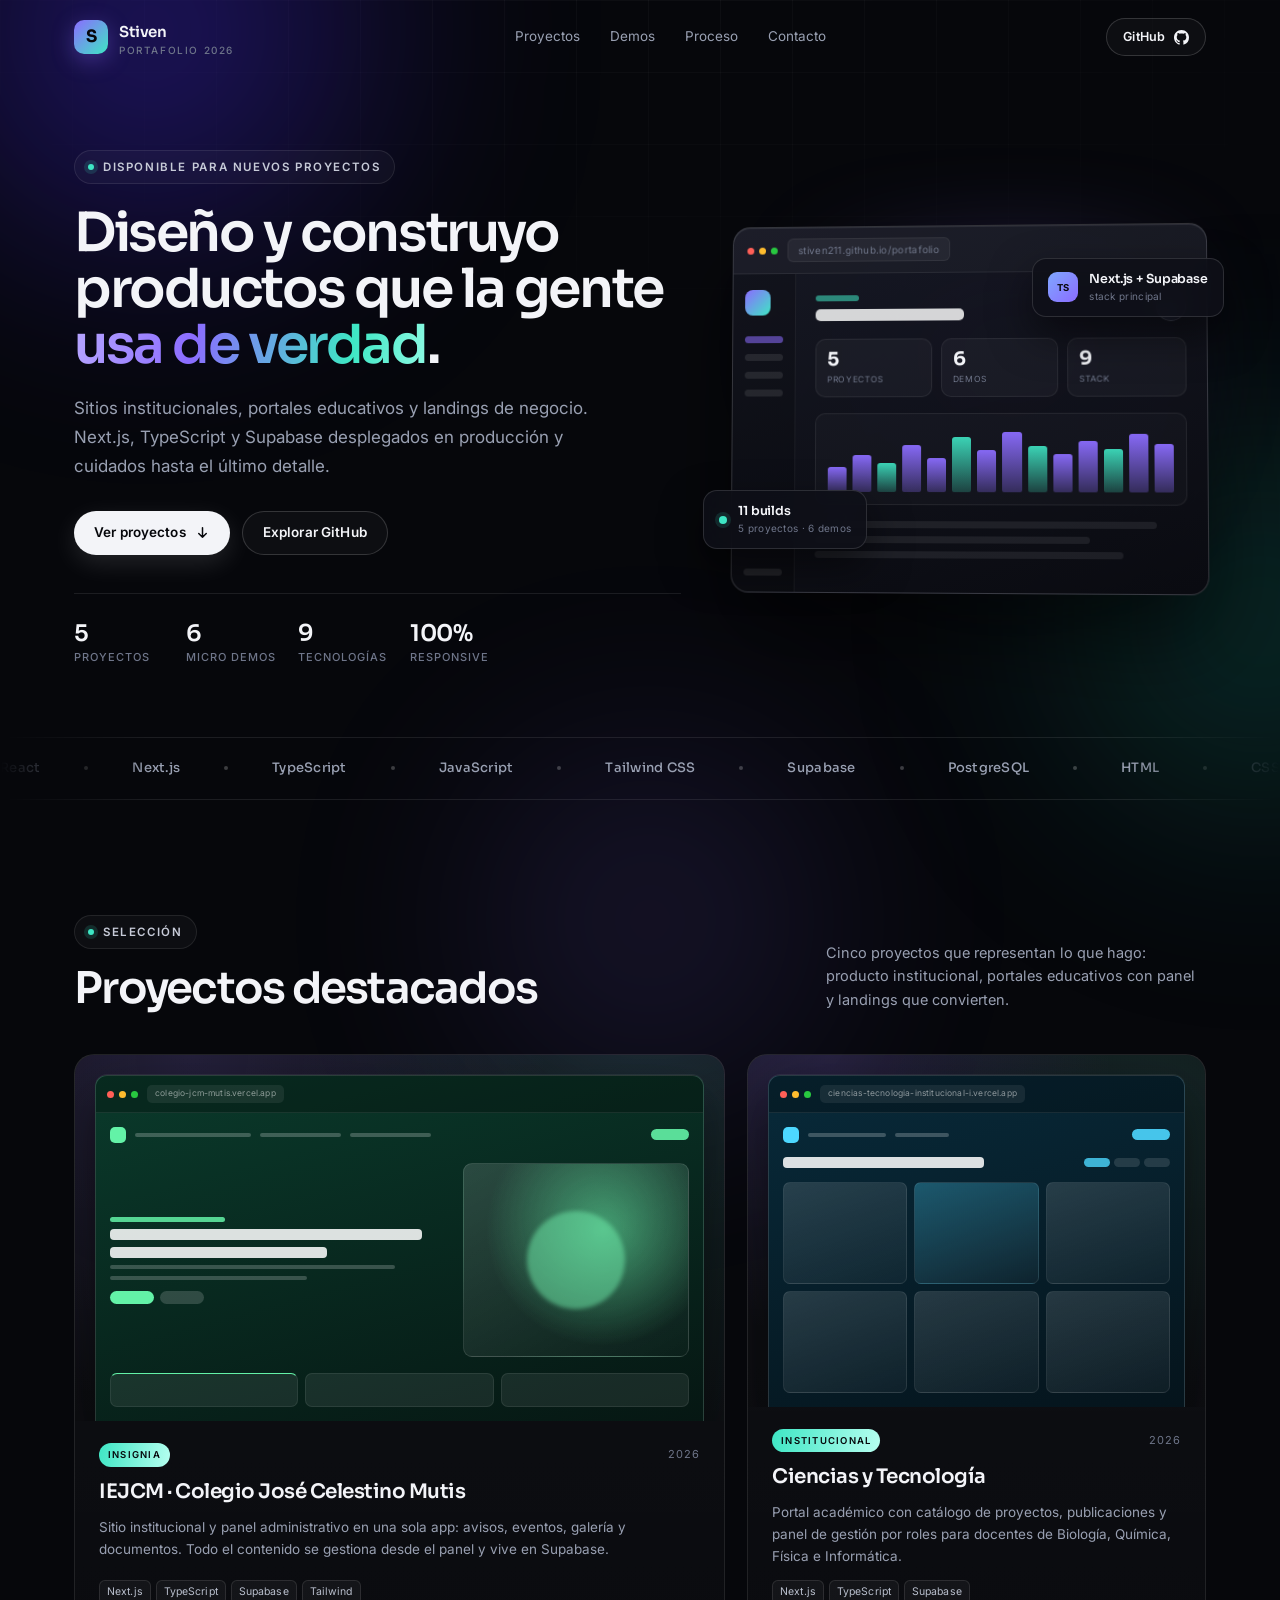
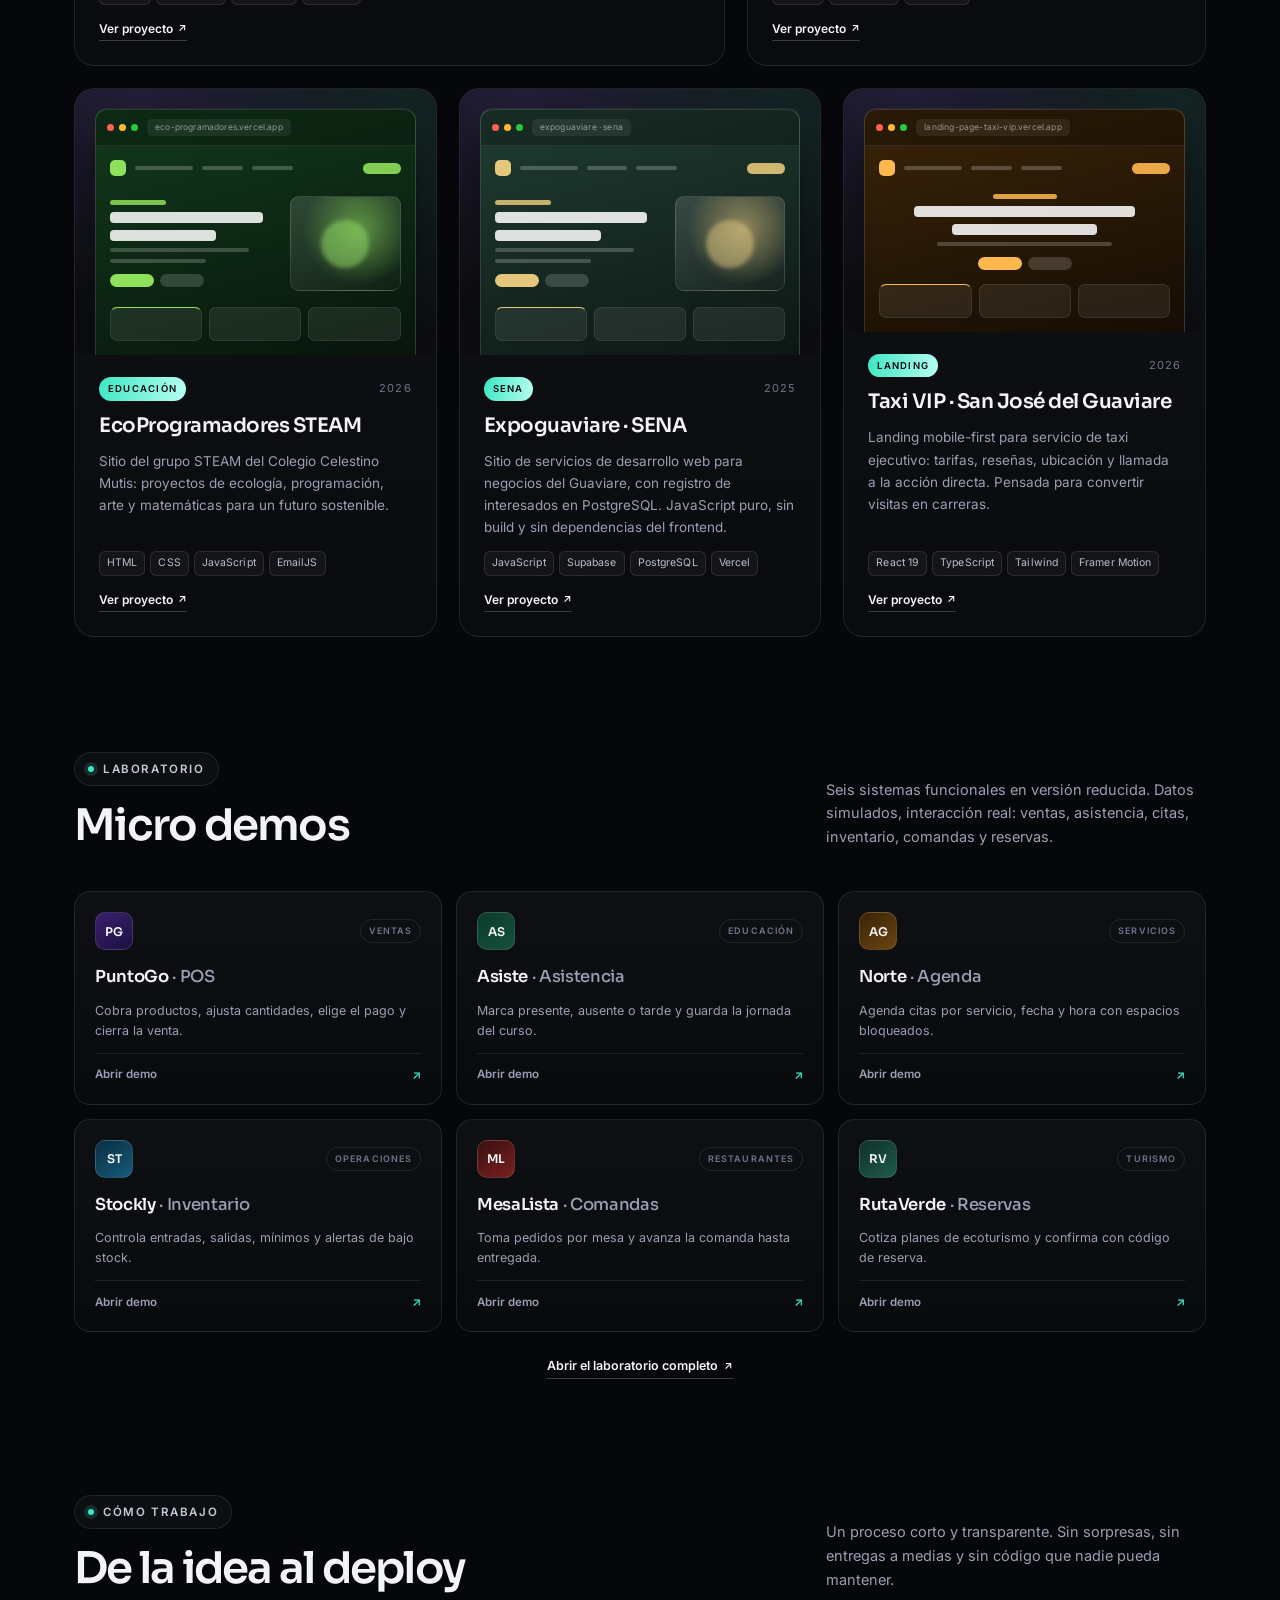
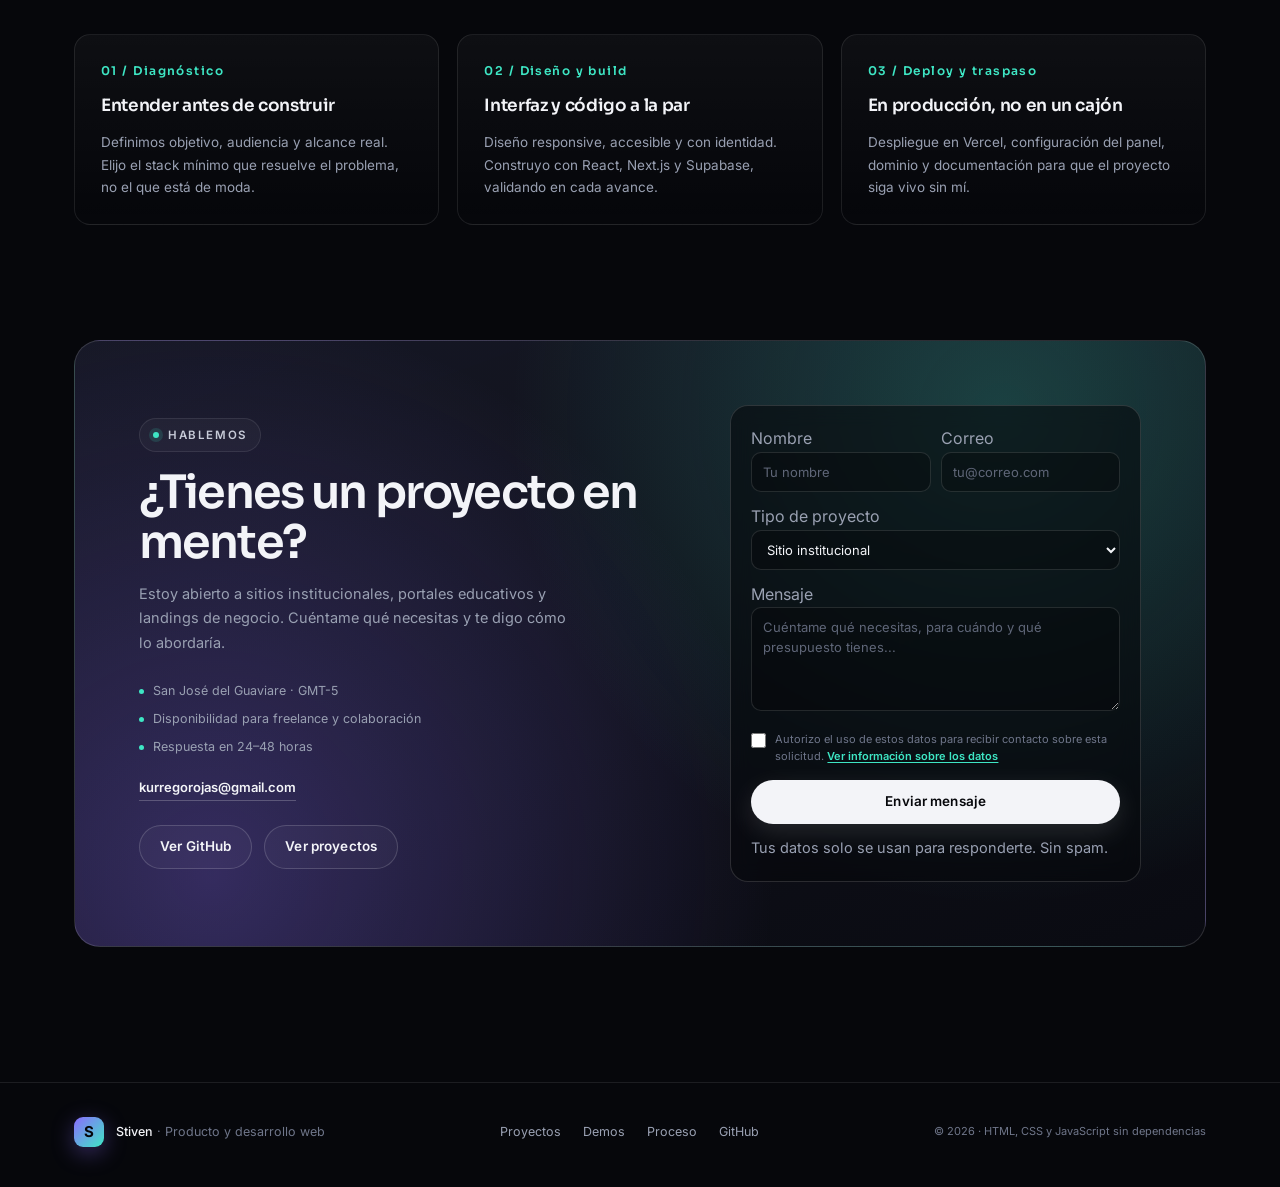
<file: index.html>
<!DOCTYPE html>
<html lang="es">
<head>
<meta charset="UTF-8">
<meta name="viewport" content="width=device-width, initial-scale=1.0">
<script>document.documentElement.classList.add('js')</script>
<title>Stiven · Portafolio de producto y desarrollo web</title>
<meta name="description" content="Portafolio de Stiven: sitios institucionales, portales educativos y landings de negocio. Next.js, TypeScript y Supabase en producción.">
<link rel="icon" href="data:image/svg+xml,%3Csvg xmlns='http://www.w3.org/2000/svg' viewBox='0 0 64 64'%3E%3Cdefs%3E%3ClinearGradient id='g' x1='0' y1='0' x2='1' y2='1'%3E%3Cstop offset='0' stop-color='%238b6cff'/%3E%3Cstop offset='1' stop-color='%233ee6c4'/%3E%3C/linearGradient%3E%3C/defs%3E%3Crect width='64' height='64' rx='16' fill='url(%23g)'/%3E%3Ctext x='32' y='44' font-family='Arial' font-size='36' font-weight='700' fill='%2306070b' text-anchor='middle'%3ES%3C/text%3E%3C/svg%3E">
<link rel="preconnect" href="https://fonts.googleapis.com">
<link rel="preconnect" href="https://fonts.gstatic.com" crossorigin>
<link href="https://fonts.googleapis.com/css2?family=Inter:wght@400;500;600&family=Sora:wght@500;600;700&display=swap" rel="stylesheet">
<style>
:root{
  --ink:#06070b;
  --card:rgba(255,255,255,.035);
  --line:rgba(255,255,255,.09);
  --line-2:rgba(255,255,255,.16);
  --text:#f3f4f8;
  --muted:#99a0b2;
  --muted-2:#6f768a;
  --violet:#8b6cff;
  --mint:#3ee6c4;
  --font-d:"Sora",-apple-system,"Segoe UI",sans-serif;
  --font-b:"Inter",-apple-system,"Segoe UI",sans-serif;
  --r:20px;
  --max:1180px;
}
*{margin:0;padding:0;box-sizing:border-box}
html{scroll-behavior:smooth;-webkit-text-size-adjust:100%}
body{
  font-family:var(--font-b);
  background:var(--ink);
  color:var(--text);
  line-height:1.6;
  overflow-x:hidden;
  -webkit-font-smoothing:antialiased;
}
body::before{
  content:"";
  position:fixed;
  inset:0;
  background-image:
    linear-gradient(rgba(255,255,255,.032) 1px,transparent 1px),
    linear-gradient(90deg,rgba(255,255,255,.032) 1px,transparent 1px);
  background-size:72px 72px;
  -webkit-mask-image:radial-gradient(ellipse 90% 65% at 50% -5%,#000 10%,transparent 72%);
  mask-image:radial-gradient(ellipse 90% 65% at 50% -5%,#000 10%,transparent 72%);
  pointer-events:none;
  z-index:0;
}
.orb{
  position:fixed;
  border-radius:50%;
  filter:blur(110px);
  opacity:.5;
  pointer-events:none;
  z-index:0;
}
.orb-a{width:620px;height:620px;top:-280px;left:-160px;background:radial-gradient(circle,#4b2cff,transparent 68%)}
.orb-b{width:560px;height:560px;top:38%;right:-260px;background:radial-gradient(circle,#0f8f7a,transparent 68%);opacity:.38}
.orb-c{width:480px;height:480px;bottom:-260px;left:32%;background:radial-gradient(circle,#8b6cff,transparent 70%);opacity:.22}
main,header,footer{position:relative;z-index:1}
a{color:inherit;text-decoration:none}
img,svg{display:block}
button{font:inherit;color:inherit;background:none;border:0;cursor:pointer}
::selection{background:var(--violet);color:#fff}
:focus-visible{outline:2px solid var(--mint);outline-offset:3px;border-radius:6px}
.wrap{width:100%;max-width:var(--max);margin:0 auto;padding:0 24px}

.site-header{
  position:fixed;
  top:0;left:0;right:0;
  z-index:50;
  transition:background .35s ease,border-color .35s ease,backdrop-filter .35s ease;
  border-bottom:1px solid transparent;
}
.site-header.scrolled{
  background:rgba(6,7,11,.74);
  -webkit-backdrop-filter:blur(18px);
  backdrop-filter:blur(18px);
  border-bottom-color:var(--line);
}
.header-inner{
  display:flex;
  align-items:center;
  justify-content:space-between;
  height:74px;
  gap:24px;
}
.brand{display:flex;align-items:center;gap:11px;font-family:var(--font-d);font-weight:600;letter-spacing:-.01em}
.brand-mark{
  width:34px;height:34px;
  display:grid;place-items:center;
  border-radius:10px;
  background:linear-gradient(135deg,var(--violet),var(--mint));
  color:#06070b;
  font-size:17px;
  font-weight:700;
  box-shadow:0 6px 22px rgba(139,108,255,.35);
}
.brand small{display:block;font-family:var(--font-b);font-size:10px;letter-spacing:.16em;text-transform:uppercase;color:var(--muted-2);font-weight:500;line-height:1}
.brand strong{font-size:15px;line-height:1.35;font-weight:600}
.nav{display:flex;align-items:center;gap:30px;font-size:13.5px;color:var(--muted)}
.nav a{position:relative;transition:color .2s ease}
.nav a::after{content:"";position:absolute;left:0;bottom:-6px;width:0;height:1px;background:var(--mint);transition:width .25s ease}
.nav a:hover{color:var(--text)}
.nav a:hover::after{width:100%}
.btn{
  display:inline-flex;align-items:center;justify-content:center;gap:9px;
  height:44px;padding:0 20px;
  border-radius:999px;
  font-size:13.5px;font-weight:600;
  letter-spacing:.01em;
  white-space:nowrap;
  transition:transform .2s ease,background .2s ease,border-color .2s ease,box-shadow .2s ease;
}
.btn svg{width:15px;height:15px}
.btn-primary{background:var(--text);color:#06070b;box-shadow:0 8px 26px rgba(255,255,255,.12)}
.btn-primary:hover{transform:translateY(-2px);background:#fff;box-shadow:0 12px 34px rgba(255,255,255,.2)}
.btn-ghost{border:1px solid var(--line-2);background:rgba(255,255,255,.03);color:var(--text)}
.btn-ghost:hover{transform:translateY(-2px);border-color:rgba(255,255,255,.32);background:rgba(255,255,255,.07)}
.btn-sm{height:38px;padding:0 16px;font-size:12.5px}
.header-cta{display:inline-flex}

.hero{padding:150px 0 70px;position:relative}
.hero-grid{display:grid;grid-template-columns:1.12fr .88fr;gap:48px;align-items:center}
.eyebrow{
  display:inline-flex;align-items:center;gap:9px;
  font-size:11.5px;font-weight:600;letter-spacing:.14em;text-transform:uppercase;
  color:#c7cbd8;
  border:1px solid var(--line);
  background:rgba(255,255,255,.03);
  border-radius:999px;
  padding:7px 13px;
}
.eyebrow .dot{width:6px;height:6px;border-radius:50%;background:var(--mint);box-shadow:0 0 0 4px rgba(62,230,196,.14);animation:pulse-dot 2.6s ease-out infinite}
@keyframes pulse-dot{0%{box-shadow:0 0 0 0 rgba(62,230,196,.35)}70%{box-shadow:0 0 0 7px rgba(62,230,196,0)}100%{box-shadow:0 0 0 0 rgba(62,230,196,0)}}
.hero h1{
  font-family:var(--font-d);
  font-size:clamp(2.5rem,4.2vw,3.8rem);
  line-height:1.04;
  letter-spacing:-.045em;
  font-weight:600;
  margin:22px 0 20px;
}
.grad{
  background:linear-gradient(100deg,#b7a6ff 0%,#8b6cff 34%,#3ee6c4 78%,#8ffbe4 100%);
  -webkit-background-clip:text;
  background-clip:text;
  color:transparent;
}
.hero-lead{font-size:clamp(15px,1.35vw,17px);color:var(--muted);max-width:520px;line-height:1.7}
.hero-actions{display:flex;flex-wrap:wrap;gap:12px;margin-top:30px}
.hero-meta{
  display:flex;flex-wrap:wrap;gap:20px;
  margin-top:38px;padding-top:26px;
  border-top:1px solid var(--line);
}
.hero-meta div{display:flex;flex-direction:column;gap:2px;min-width:92px}
.hero-meta b{font-family:var(--font-d);font-size:23px;font-weight:600;letter-spacing:-.02em;line-height:1.2}
.hero-meta span{font-size:11px;letter-spacing:.09em;text-transform:uppercase;color:var(--muted-2);font-weight:500}

.hero-visual{position:relative;perspective:1200px}
.glow{position:absolute;inset:8% 4%;background:radial-gradient(circle at 60% 30%,rgba(139,108,255,.4),transparent 65%);filter:blur(50px);z-index:0}
.hw{
  position:relative;z-index:1;
  border-radius:18px;
  border:1px solid var(--line-2);
  background:linear-gradient(165deg,rgba(22,24,36,.96),rgba(9,10,16,.98));
  box-shadow:0 40px 90px rgba(0,0,0,.6),inset 0 1px 0 rgba(255,255,255,.08);
  overflow:hidden;
  transform:rotateX(2deg) rotateY(-3deg);
  transition:transform .5s ease;
}
.hero-visual:hover .hw{transform:rotateX(0) rotateY(0) translateY(-3px)}
.hw-bar{
  display:flex;align-items:center;gap:10px;
  padding:11px 14px;
  border-bottom:1px solid rgba(255,255,255,.07);
  background:rgba(255,255,255,.025);
}
.dots{display:flex;gap:5px}
.dots i{width:7px;height:7px;border-radius:50%;background:rgba(255,255,255,.16)}
.dots i:first-child{background:#ff5f57}
.dots i:nth-child(2){background:#febc2e}
.dots i:nth-child(3){background:#28c840}
.hw-url{
  font-size:10px;color:var(--muted-2);
  background:rgba(255,255,255,.05);
  border:1px solid rgba(255,255,255,.06);
  border-radius:6px;
  padding:3px 10px;
  letter-spacing:.03em;
}
.hw-body{display:grid;grid-template-columns:64px 1fr;min-height:320px}
.hw-side{
  border-right:1px solid rgba(255,255,255,.06);
  padding:16px 12px;
  display:flex;flex-direction:column;gap:11px;
  background:rgba(0,0,0,.18);
}
.hw-logo{width:26px;height:26px;border-radius:8px;background:linear-gradient(135deg,var(--violet),var(--mint));margin-bottom:10px}
.hw-nav{height:7px;border-radius:4px;background:rgba(255,255,255,.09)}
.hw-nav.active{background:rgba(139,108,255,.55)}
.hw-nav.mt{margin-top:auto}
.hw-main{padding:20px 20px 18px;display:flex;flex-direction:column;gap:16px}
.hw-head{display:flex;align-items:center;justify-content:space-between}
.hw-kicker{display:block;width:44px;height:6px;border-radius:4px;background:rgba(62,230,196,.55);margin-bottom:8px}
.hw-title{display:block;width:150px;height:12px;border-radius:5px;background:rgba(255,255,255,.82)}
.hw-avatar{width:30px;height:30px;border-radius:50%;background:linear-gradient(135deg,#2a2d3f,#151724);border:1px solid rgba(255,255,255,.1)}
.hw-stats{display:grid;grid-template-columns:repeat(3,1fr);gap:9px}
.hw-stats div{
  border:1px solid rgba(255,255,255,.07);
  background:rgba(255,255,255,.035);
  border-radius:10px;
  padding:10px 11px;
  display:flex;flex-direction:column;gap:2px;
}
.hw-stats b{font-family:var(--font-d);font-size:19px;line-height:1.15;letter-spacing:-.02em}
.hw-stats span{font-size:8.5px;color:var(--muted-2);letter-spacing:.08em;text-transform:uppercase}
.hw-chart{
  display:flex;align-items:flex-end;gap:6px;
  height:92px;
  padding:12px;
  border:1px solid rgba(255,255,255,.07);
  border-radius:10px;
  background:rgba(255,255,255,.025);
}
.hw-chart span{
  flex:1;height:var(--h);min-height:8px;
  border-radius:3px 3px 2px 2px;
  background:linear-gradient(180deg,rgba(139,108,255,.95),rgba(139,108,255,.28));
}
.hw-chart span:nth-child(3n){background:linear-gradient(180deg,rgba(62,230,196,.9),rgba(62,230,196,.22))}
.hw-rows{display:flex;flex-direction:column;gap:8px}
.hw-rows span{height:7px;border-radius:4px;background:rgba(255,255,255,.075)}
.hw-rows span:nth-child(1){width:92%}
.hw-rows span:nth-child(2){width:74%}
.hw-rows span:nth-child(3){width:83%}
.float-card{
  position:absolute;z-index:2;
  display:flex;align-items:center;gap:11px;
  padding:12px 15px;
  border-radius:14px;
  border:1px solid rgba(255,255,255,.13);
  background:rgba(14,16,24,.86);
  -webkit-backdrop-filter:blur(14px);
  backdrop-filter:blur(14px);
  box-shadow:0 18px 40px rgba(0,0,0,.5);
  animation:float 7s ease-in-out infinite;
}
.float-card b{display:block;font-family:var(--font-d);font-size:12.5px;font-weight:600;letter-spacing:-.01em;line-height:1.35}
.float-card small{display:block;font-size:10px;color:var(--muted-2);letter-spacing:.03em}
.float-card--live{left:-26px;bottom:44px}
.float-card--stack{right:-18px;top:34px;animation-delay:-3.4s}
.pulse{width:8px;height:8px;border-radius:50%;background:var(--mint);box-shadow:0 0 0 4px rgba(62,230,196,.13)}
.fc-icon{
  width:30px;height:30px;border-radius:9px;
  display:grid;place-items:center;
  font-size:9.5px;font-weight:700;letter-spacing:.03em;
  color:#06070b;
  background:linear-gradient(135deg,#7fa7ff,#8b6cff);
}
@keyframes float{0%,100%{transform:translateY(0)}50%{transform:translateY(-9px)}}

.marquee{
  border-top:1px solid var(--line);
  border-bottom:1px solid var(--line);
  padding:20px 0;
  overflow:hidden;
  -webkit-mask-image:linear-gradient(90deg,transparent,#000 12%,#000 88%,transparent);
  mask-image:linear-gradient(90deg,transparent,#000 12%,#000 88%,transparent);
}
.marquee-track{display:flex;width:max-content;animation:scroll 34s linear infinite}
.marquee:hover .marquee-track{animation-play-state:paused}
.marquee-group{display:flex;align-items:center;gap:44px;padding-right:44px}
.marquee-group span{
  display:flex;align-items:center;gap:44px;
  font-family:var(--font-d);
  font-size:13px;font-weight:500;
  letter-spacing:.02em;
  color:var(--muted);
  white-space:nowrap;
}
.marquee-group span::after{content:"";width:4px;height:4px;border-radius:50%;background:rgba(255,255,255,.22)}
@keyframes scroll{to{transform:translateX(-50%)}}

.section{padding:clamp(72px,9vw,118px) 0}
section[id]{scroll-margin-top:92px}
.section-head{display:flex;align-items:flex-end;justify-content:space-between;gap:32px;margin-bottom:42px}
.section-head .eyebrow{margin-bottom:16px}
h2{
  font-family:var(--font-d);
  font-size:clamp(1.9rem,3.4vw,2.9rem);
  line-height:1.08;
  letter-spacing:-.04em;
  font-weight:600;
}
.section-head p{color:var(--muted);font-size:14.5px;max-width:380px;line-height:1.65}

.featured-grid{display:grid;grid-template-columns:repeat(12,1fr);gap:22px}
.featured{
  border:1px solid var(--line);
  border-radius:var(--r);
  background:linear-gradient(180deg,rgba(255,255,255,.045),rgba(255,255,255,.018));
  overflow:hidden;
  display:flex;flex-direction:column;
  transition:transform .3s ease,border-color .3s ease,box-shadow .3s ease;
}
.featured:hover{transform:translateY(-5px);border-color:rgba(255,255,255,.2);box-shadow:0 26px 60px rgba(0,0,0,.45)}
.featured:nth-child(1){grid-column:span 7}
.featured:nth-child(2){grid-column:span 5}
.featured:nth-child(3){grid-column:span 4}
.featured:nth-child(4){grid-column:span 4}
.featured:nth-child(5){grid-column:span 4}
.featured-media{
  position:relative;
  padding:20px 20px 0;
  background:
    radial-gradient(circle at 18% 0%,rgba(139,108,255,.16),transparent 55%),
    radial-gradient(circle at 88% 18%,rgba(62,230,196,.1),transparent 55%);
  overflow:hidden;
}
.featured-media .browser{transform:translateY(0);transition:transform .45s ease}
.featured:hover .browser{transform:translateY(-4px)}
.featured-info{padding:22px 24px 24px;display:flex;flex-direction:column;gap:12px;flex:1}
.featured-top{display:flex;align-items:center;justify-content:space-between;gap:12px}
.badge{
  font-size:9.5px;font-weight:600;letter-spacing:.13em;text-transform:uppercase;
  color:#06070b;
  background:linear-gradient(100deg,var(--mint),#b6fff0);
  border-radius:999px;
  padding:4px 9px;
}
.featured-year{font-size:11px;color:var(--muted-2);letter-spacing:.1em}
.featured h3{font-family:var(--font-d);font-size:20px;font-weight:600;letter-spacing:-.025em;line-height:1.25}
.featured p{font-size:13.5px;color:var(--muted);line-height:1.65}
.featured .tags{margin-top:auto}
.featured .work-links{margin-top:2px}

.browser{
  border:1px solid rgba(255,255,255,.14);
  border-bottom:0;
  border-radius:12px 12px 0 0;
  background:linear-gradient(165deg,var(--m1),var(--m2));
  box-shadow:0 -1px 0 rgba(255,255,255,.06),0 24px 50px rgba(0,0,0,.5);
  overflow:hidden;
  height:100%;
}
.b-top{display:flex;align-items:center;gap:9px;padding:9px 11px;background:rgba(0,0,0,.28);border-bottom:1px solid rgba(255,255,255,.08)}
.b-url{
  font-size:8.5px;color:rgba(255,255,255,.5);
  background:rgba(255,255,255,.07);
  border-radius:5px;
  padding:2px 8px;
  letter-spacing:.02em;
  white-space:nowrap;
  overflow:hidden;
  text-overflow:ellipsis;
}
.b-body{padding:14px;display:flex;flex-direction:column;gap:12px}
.b-nav{display:flex;align-items:center;gap:9px}
.b-logo{width:16px;height:16px;border-radius:5px;background:var(--acc);flex:none}
.b-line{height:4px;border-radius:3px;background:rgba(255,255,255,.22)}
.w20{width:20%}.w14{width:14%}
.b-btn{margin-left:auto;width:38px;height:11px;border-radius:999px;background:var(--acc);opacity:.9;flex:none}
.b-split{display:grid;grid-template-columns:1.2fr .8fr;gap:14px;align-items:center;padding:8px 0 4px}
.b-copy{display:flex;flex-direction:column;gap:7px}
.b-kicker{width:34%;height:5px;border-radius:3px;background:var(--acc);opacity:.85}
.b-h{width:92%;height:11px;border-radius:4px;background:rgba(255,255,255,.86)}
.b-h.short{width:64%}
.b-p{width:84%;height:4px;border-radius:3px;background:rgba(255,255,255,.2)}
.b-p.short{width:58%}
.b-actions{display:flex;gap:6px;margin-top:4px}
.b-actions i{width:44px;height:13px;border-radius:999px;background:var(--acc)}
.b-actions i:last-child{background:rgba(255,255,255,.16)}
.b-art{
  aspect-ratio:1/.86;
  border-radius:9px;
  background:
    radial-gradient(circle at 62% 34%,color-mix(in srgb,var(--acc) 55%,transparent),transparent 62%),
    linear-gradient(150deg,rgba(255,255,255,.14),rgba(255,255,255,.02));
  border:1px solid rgba(255,255,255,.12);
  display:grid;place-items:center;
  overflow:hidden;
}
.b-orb{width:44%;aspect-ratio:1;border-radius:50%;background:color-mix(in srgb,var(--acc) 72%,#fff 8%);opacity:.6;filter:blur(2px)}
.b-cards{display:grid;grid-template-columns:repeat(3,1fr);gap:7px}
.b-cards i{height:34px;border-radius:7px;background:rgba(255,255,255,.075);border:1px solid rgba(255,255,255,.08)}
.b-cards i:first-child{border-top-color:var(--acc)}
.b-head{display:flex;align-items:center;justify-content:space-between;gap:10px;padding:2px 0}
.b-chips{display:flex;gap:4px}
.b-chips i{width:26px;height:9px;border-radius:999px;background:rgba(255,255,255,.12)}
.b-chips i:first-child{background:var(--acc);opacity:.8}
.b-tiles{display:grid;grid-template-columns:repeat(3,1fr);gap:7px}
.b-tiles i{
  aspect-ratio:1/.82;
  border-radius:7px;
  background:linear-gradient(160deg,rgba(255,255,255,.13),rgba(255,255,255,.04));
  border:1px solid rgba(255,255,255,.08);
}
.b-tiles i:nth-child(2){background:linear-gradient(160deg,color-mix(in srgb,var(--acc) 30%,transparent),rgba(255,255,255,.03))}
.b-center{display:flex;flex-direction:column;align-items:center;gap:7px;text-align:center;padding:6px 0 2px}
.b-center .b-h{width:76%}
.b-center .b-h.short{width:50%}
.b-center .b-p{width:60%}
.b-center .b-kicker{width:22%}
.b-center .b-actions{justify-content:center}

.tags{display:flex;flex-wrap:wrap;gap:5px;list-style:none}
.tags li{
  font-size:10.5px;
  color:#b9bfcd;
  border:1px solid rgba(255,255,255,.1);
  background:rgba(255,255,255,.04);
  border-radius:6px;
  padding:3px 7px;
  letter-spacing:.01em;
}
.work-links{display:flex;align-items:center;gap:16px;flex-wrap:wrap;margin-top:4px}
.work-links a{
  display:inline-flex;align-items:center;gap:5px;
  font-size:12px;font-weight:600;
  color:var(--text);
  border-bottom:1px solid rgba(255,255,255,.2);
  padding-bottom:2px;
  transition:color .2s ease,border-color .2s ease;
}
.work-links a:hover{color:var(--mint);border-color:var(--mint)}
.work-links a.ghost{color:var(--muted);border-color:transparent;font-weight:500}
.work-links a.ghost:hover{color:var(--text);border-color:rgba(255,255,255,.25)}
.work-links .arrow{font-size:11px;line-height:1;transform:translateY(-1px)}
.soon{font-size:10.5px;color:var(--muted-2);letter-spacing:.02em}

.demo-grid{display:grid;grid-template-columns:repeat(3,1fr);gap:14px}
.demo-card{
  position:relative;
  display:flex;flex-direction:column;gap:10px;
  padding:20px;
  border:1px solid var(--line);
  border-radius:16px;
  background:linear-gradient(180deg,rgba(255,255,255,.04),rgba(255,255,255,.015));
  overflow:hidden;
  transition:transform .28s ease,border-color .28s ease,box-shadow .28s ease;
}
.demo-card::before{
  content:"";position:absolute;inset:0 0 auto;height:1px;
  background:linear-gradient(90deg,transparent,rgba(62,230,196,.6),transparent);
  opacity:0;transition:opacity .28s ease;
}
.demo-card:hover{transform:translateY(-4px);border-color:rgba(255,255,255,.22);box-shadow:0 20px 44px rgba(0,0,0,.38)}
.demo-card:hover::before{opacity:1}
.demo-card-top{display:flex;align-items:center;justify-content:space-between;gap:10px}
.demo-mark{
  width:38px;height:38px;
  display:grid;place-items:center;
  border-radius:10px;
  font-family:var(--font-d);font-size:12px;font-weight:600;
  background:linear-gradient(145deg,var(--a,#2a2350),var(--b,#171327));
  border:1px solid rgba(255,255,255,.12);
}
.demo-cat{
  font-size:9px;font-weight:600;letter-spacing:.12em;text-transform:uppercase;
  color:var(--muted-2);
  border:1px solid var(--line);
  border-radius:999px;
  padding:4px 8px;
  white-space:nowrap;
}
.demo-card h3{font-family:var(--font-d);font-size:16.5px;font-weight:600;letter-spacing:-.02em;margin-top:4px}
.demo-card h3 span{color:var(--muted);font-weight:500}
.demo-card p{font-size:12.5px;color:var(--muted);line-height:1.6;flex:1}
.demo-open{
  display:flex;align-items:center;justify-content:space-between;gap:8px;
  border-top:1px solid var(--line);
  padding-top:11px;margin-top:2px;
  font-size:11.5px;font-weight:600;
  color:var(--muted);
  transition:color .2s ease;
}
.demo-open span{color:var(--mint);font-size:12px}
.demo-card:hover .demo-open{color:var(--text)}
.demo-all{display:flex;justify-content:center;margin-top:24px}
.demo-all a{
  display:inline-flex;align-items:center;gap:6px;
  font-size:12.5px;font-weight:600;
  color:var(--text);
  border-bottom:1px solid rgba(255,255,255,.22);
  padding-bottom:2px;
  transition:color .2s ease,border-color .2s ease;
}
.demo-all a:hover{color:var(--mint);border-color:var(--mint)}
.demo-all .arrow{font-size:11px;transform:translateY(-1px)}

.process-grid{display:grid;grid-template-columns:repeat(3,1fr);gap:18px}
.step{
  padding:26px;
  border:1px solid var(--line);
  border-radius:16px;
  background:linear-gradient(180deg,rgba(255,255,255,.035),transparent);
  display:flex;flex-direction:column;gap:12px;
}
.step-num{
  font-family:var(--font-d);
  font-size:12px;font-weight:600;
  color:var(--mint);
  letter-spacing:.12em;
}
.step h3{font-family:var(--font-d);font-size:17px;font-weight:600;letter-spacing:-.02em}
.step p{font-size:13.5px;color:var(--muted);line-height:1.65}

.cta-panel{
  position:relative;
  border-radius:26px;
  padding:clamp(34px,6vw,64px);
  overflow:hidden;
  border:1px solid rgba(255,255,255,.14);
  background:
    radial-gradient(circle at 82% 12%,rgba(62,230,196,.22),transparent 46%),
    radial-gradient(circle at 12% 88%,rgba(139,108,255,.3),transparent 50%),
    linear-gradient(160deg,rgba(24,26,40,.9),rgba(10,11,18,.96));
  display:grid;
  grid-template-columns:1.15fr .85fr;
  gap:36px;
  align-items:center;
}
.cta-panel h2{font-size:clamp(1.9rem,3.6vw,3.1rem);max-width:520px;margin-top:16px}
.cta-panel p{color:var(--muted);font-size:14.5px;max-width:440px;margin-top:14px;line-height:1.7}
.cta-actions{display:flex;flex-wrap:wrap;gap:12px;margin-top:28px}
.cta-side{display:flex;flex-direction:column;gap:10px;justify-self:end;width:100%;max-width:290px}
.cta-item{
  display:flex;align-items:center;justify-content:space-between;gap:14px;
  padding:13px 15px;
  border:1px solid rgba(255,255,255,.12);
  border-radius:12px;
  background:rgba(255,255,255,.04);
  font-size:12.5px;
  color:var(--muted);
  transition:background .2s ease,border-color .2s ease,transform .2s ease;
}
.cta-item:hover{background:rgba(255,255,255,.08);border-color:rgba(255,255,255,.24);transform:translateX(-3px)}
.cta-item b{display:block;color:var(--text);font-size:13px;font-weight:600;margin-bottom:1px}
.cta-item span{color:var(--muted-2);font-size:10px;letter-spacing:.1em;text-transform:uppercase}

.contact-points{display:flex;flex-direction:column;gap:8px;margin-top:26px;font-size:12.5px;color:var(--muted)}
.contact-points span{display:flex;align-items:center;gap:9px}
.contact-points i{width:5px;height:5px;border-radius:50%;background:var(--mint);flex:none}
.contact-mail{
  display:inline-flex;align-items:center;gap:6px;
  margin-top:20px;
  font-size:13px;font-weight:600;color:var(--text);
  border-bottom:1px solid rgba(255,255,255,.22);
  padding-bottom:2px;
  transition:color .2s ease,border-color .2s ease;
}
.contact-mail:hover{color:var(--mint);border-color:var(--mint)}
.contact-form{
  width:100%;max-width:440px;justify-self:end;
  display:flex;flex-direction:column;gap:12px;
  padding:20px;
  border:1px solid rgba(255,255,255,.14);
  border-radius:18px;
  background:rgba(6,7,12,.58);
  -webkit-backdrop-filter:blur(10px);
  backdrop-filter:blur(10px);
}
.contact-form .form-row{display:grid;grid-template-columns:1fr 1fr;gap:10px}
.contact-form .field label{color:#9aa1b2}
.contact-form input,.contact-form select,.contact-form textarea{
  width:100%;
  border:1px solid rgba(255,255,255,.12);
  border-radius:10px;
  background:rgba(0,0,0,.28);
  color:var(--text);
  font:inherit;
  font-size:13px;
  outline:none;
  transition:border-color .18s ease,background .18s ease;
}
.contact-form input,.contact-form select{height:40px;padding:0 11px}
.contact-form textarea{min-height:104px;padding:10px 11px;line-height:1.5;resize:vertical}
.contact-form input:focus,.contact-form select:focus,.contact-form textarea:focus{border-color:rgba(62,230,196,.55);background:rgba(0,0,0,.38)}
.contact-form input::placeholder,.contact-form textarea::placeholder{color:#5f6678}
.contact-form select option{background:#10131d;color:var(--text)}
.contact-form .btn{margin-top:2px}
.cta-panel .contact-form p{margin:0;max-width:none}
.form-note{font-size:10.5px;color:var(--muted-2);line-height:1.5}
.form-status{display:none;border-radius:10px;padding:9px 11px;font-size:11.5px;line-height:1.5;border:1px solid transparent}
.form-status.is-ok{display:block;color:#9ffbe4;background:rgba(62,230,196,.1);border-color:rgba(62,230,196,.3)}
.form-status.is-error{display:block;color:#ffb3bc;background:rgba(255,107,122,.1);border-color:rgba(255,107,122,.3)}
.hp{position:absolute!important;left:-9999px!important;width:1px!important;height:1px!important;opacity:0!important;pointer-events:none!important}

.consent{display:flex;align-items:flex-start;gap:9px}
.contact-form .consent input[type=checkbox]{
  width:15px;height:15px;min-height:0;flex:none;
  margin-top:2px;padding:0;
  accent-color:var(--mint);
  border-radius:4px;
  cursor:pointer;
}
.consent-text{font-size:11px;line-height:1.6;color:var(--muted-2)}
.consent-text label{cursor:pointer}
body:has(.privacy-modal[open]){overflow:hidden}
.privacy-link{
  display:inline;
  padding:0;margin:0;
  color:var(--mint);
  font:inherit;
  font-weight:600;
  text-decoration:underline;
  text-underline-offset:2px;
  cursor:pointer;
}
.privacy-link:hover{color:#9ffbe4}

.privacy-modal{
  width:calc(100% - 36px);
  max-width:520px;
  max-height:86vh;
  overflow:auto;
  padding:0;
  border:1px solid rgba(255,255,255,.16);
  border-radius:18px;
  background:#0e1018;
  color:var(--text);
  box-shadow:0 30px 80px rgba(0,0,0,.65);
}
.privacy-modal::backdrop{background:rgba(3,4,8,.72);-webkit-backdrop-filter:blur(6px);backdrop-filter:blur(6px)}
.privacy-card{padding:22px}
.privacy-head{display:flex;align-items:center;justify-content:space-between;gap:12px;margin-bottom:12px}
.privacy-head h3{font-family:var(--font-d);font-size:18px;font-weight:600;letter-spacing:-.02em}
.privacy-close{
  width:30px;height:30px;
  display:grid;place-items:center;
  border:1px solid rgba(255,255,255,.14);
  border-radius:8px;
  background:rgba(255,255,255,.04);
  color:var(--muted);
  font-size:17px;
  line-height:1;
}
.privacy-close:hover{color:var(--text);background:rgba(255,255,255,.08)}
.privacy-card p{color:var(--muted);font-size:12.5px;line-height:1.65;margin:0 0 12px}
.privacy-card ul{display:flex;flex-direction:column;gap:7px;margin:0 0 12px;padding-left:16px}
.privacy-card li{color:var(--muted);font-size:12px;line-height:1.6}
.privacy-card li b{color:var(--text);font-weight:600}
.privacy-card a{color:var(--mint);text-decoration:underline;text-underline-offset:2px}

.site-footer{border-top:1px solid var(--line);padding:34px 0 40px;margin-top:20px}
.footer-inner{display:flex;align-items:center;justify-content:space-between;gap:20px;flex-wrap:wrap}
.footer-left{display:flex;align-items:center;gap:12px;font-size:12.5px;color:var(--muted-2)}
.footer-left b{color:var(--text);font-weight:500}
.footer-links{display:flex;gap:22px;font-size:12.5px;color:var(--muted)}
.footer-links a:hover{color:var(--text)}
.footer-note{font-size:11px;color:var(--muted-2)}

html.js [data-reveal]{opacity:0;transform:translateY(20px);transition:opacity .7s cubic-bezier(.2,.7,.3,1),transform .7s cubic-bezier(.2,.7,.3,1)}
html.js [data-reveal].in{opacity:1;transform:none}
.featured-grid [data-reveal]:nth-child(2){transition-delay:.06s}
.featured-grid [data-reveal]:nth-child(3){transition-delay:.09s}
.featured-grid [data-reveal]:nth-child(4){transition-delay:.12s}
.featured-grid [data-reveal]:nth-child(5){transition-delay:.15s}

@media (max-width:1020px){
  .hero-grid{grid-template-columns:1fr;gap:48px}
  .hero{padding-top:132px}
  .hero-lead{max-width:600px}
  .hero-visual{max-width:620px;width:100%;margin:0 auto}
  .float-card--live{left:6px}
  .float-card--stack{right:6px}
  .featured:nth-child(n){grid-column:span 6}
  .featured:nth-child(1){grid-column:span 12}
      .featured:nth-child(5){grid-column:span 12}
      .demo-grid{grid-template-columns:1fr 1fr}
      .process-grid{grid-template-columns:1fr}
  .cta-panel{grid-template-columns:1fr}
  .cta-side{justify-self:start;max-width:100%}
}
@media (max-width:760px){
  .nav{display:none}
  .header-inner{height:68px}
  .hero{padding-top:116px}
  .hero-meta{gap:22px}
  .hero-meta div{min-width:78px}
  .section-head{flex-direction:column;align-items:flex-start;gap:16px}
  .featured:nth-child(n){grid-column:span 12}
  .featured-media{padding:14px 14px 0}
  .hw{transform:none}
  .float-card--stack{top:14px;right:-4px}
  .float-card--live{bottom:14px;left:-4px}
}
@media (max-width:480px){
  .wrap{padding:0 18px}
  .brand small{display:none}
  .header-cta{display:none}
  .hero-meta{display:grid;grid-template-columns:1fr 1fr;gap:18px 20px}
  .hero-meta b{font-size:20px}
  .demo-grid{grid-template-columns:1fr}
  .contact-form .form-row{grid-template-columns:1fr}
  .contact-form{max-width:none}
  .float-card{padding:9px 11px}
  .float-card--stack{display:none}
  .b-split{grid-template-columns:1fr}
  .b-art{display:none}
}
@media (prefers-reduced-motion:reduce){
  html{scroll-behavior:auto}
  *,*::before,*::after{animation-duration:.001ms!important;animation-iteration-count:1!important;transition-duration:.001ms!important}
  html.js [data-reveal]{opacity:1;transform:none}
}
</style>
</head>
<body>
<div class="orb orb-a" aria-hidden="true"></div>
<div class="orb orb-b" aria-hidden="true"></div>
<div class="orb orb-c" aria-hidden="true"></div>

<header class="site-header" id="top">
  <div class="wrap header-inner">
    <a class="brand" href="#top" aria-label="Stiven, inicio">
      <span class="brand-mark">S</span>
      <span><strong>Stiven</strong><small>Portafolio 2026</small></span>
    </a>
    <nav class="nav" aria-label="Navegación principal">
      <a href="#proyectos">Proyectos</a>
      <a href="#demos">Demos</a>
      <a href="#proceso">Proceso</a>
      <a href="#contacto">Contacto</a>
    </nav>
    <a class="btn btn-ghost btn-sm header-cta" href="https://github.com/Stiven211" target="_blank" rel="noopener">GitHub
      <svg viewBox="0 0 16 16" fill="currentColor" aria-hidden="true"><path d="M8 0C3.58 0 0 3.58 0 8c0 3.54 2.29 6.53 5.47 7.59.4.07.55-.17.55-.38 0-.19-.01-.82-.01-1.49-2.01.37-2.53-.49-2.69-.94-.09-.23-.48-.94-.82-1.13-.28-.15-.68-.52-.01-.53.63-.01 1.08.58 1.23.82.72 1.21 1.87.87 2.33.66.07-.52.28-.87.51-1.07-1.78-.2-3.64-.89-3.64-3.95 0-.87.31-1.59.82-2.15-.08-.2-.36-1.02.08-2.12 0 0 .67-.21 2.2.82.64-.18 1.32-.27 2-.27s1.36.09 2 .27c1.53-1.04 2.2-.82 2.2-.82.44 1.1.16 1.92.08 2.12.51.56.82 1.27.82 2.15 0 3.07-1.87 3.75-3.65 3.95.29.25.54.73.54 1.48 0 1.07-.01 1.93-.01 2.2 0 .21.15.46.55.38A8.01 8.01 0 0 0 16 8c0-4.42-3.58-8-8-8Z"/></svg>
    </a>
  </div>
</header>

<main>
  <section class="hero">
    <div class="wrap hero-grid">
      <div class="hero-copy">
        <span class="eyebrow"><span class="dot"></span>Disponible para nuevos proyectos</span>
        <h1>Diseño y construyo productos que la gente <span class="grad">usa de verdad</span>.</h1>
        <p class="hero-lead">Sitios institucionales, portales educativos y landings de negocio. Next.js, TypeScript y Supabase desplegados en producción y cuidados hasta el último detalle.</p>
        <div class="hero-actions">
          <a class="btn btn-primary" href="#proyectos">Ver proyectos
            <svg viewBox="0 0 16 16" fill="none" stroke="currentColor" stroke-width="1.6" aria-hidden="true"><path d="M8 3v10M4 9l4 4 4-4" stroke-linecap="round" stroke-linejoin="round"/></svg>
          </a>
          <a class="btn btn-ghost" href="https://github.com/Stiven211" target="_blank" rel="noopener">Explorar GitHub</a>
        </div>
        <div class="hero-meta">
          <div><b data-count="5">5</b><span>Proyectos</span></div>
          <div><b data-count="6">6</b><span>Micro demos</span></div>
          <div><b data-count="9">9</b><span>Tecnologías</span></div>
          <div><b>100%</b><span>Responsive</span></div>
        </div>
      </div>

      <div class="hero-visual" data-reveal>
        <div class="glow" aria-hidden="true"></div>
        <div class="hw" aria-hidden="true">
          <div class="hw-bar">
            <span class="dots"><i></i><i></i><i></i></span>
            <span class="hw-url">stiven211.github.io/portafolio</span>
          </div>
          <div class="hw-body">
            <aside class="hw-side">
              <span class="hw-logo"></span>
              <span class="hw-nav active"></span>
              <span class="hw-nav"></span>
              <span class="hw-nav"></span>
              <span class="hw-nav"></span>
              <span class="hw-nav mt"></span>
            </aside>
            <div class="hw-main">
              <div class="hw-head">
                <div><span class="hw-kicker"></span><span class="hw-title"></span></div>
                <span class="hw-avatar"></span>
              </div>
              <div class="hw-stats">
                <div><b>5</b><span>Proyectos</span></div>
                <div><b>6</b><span>Demos</span></div>
                <div><b>9</b><span>Stack</span></div>
              </div>
              <div class="hw-chart">
                <span style="--h:38%"></span><span style="--h:56%"></span><span style="--h:44%"></span>
                <span style="--h:72%"></span><span style="--h:52%"></span><span style="--h:84%"></span>
                <span style="--h:64%"></span><span style="--h:92%"></span><span style="--h:70%"></span>
                <span style="--h:58%"></span><span style="--h:78%"></span><span style="--h:66%"></span>
                <span style="--h:88%"></span><span style="--h:74%"></span>
              </div>
              <div class="hw-rows"><span></span><span></span><span></span></div>
            </div>
          </div>
        </div>
        <div class="float-card float-card--live">
          <span class="pulse"></span>
          <div><b>11 builds</b><small>5 proyectos · 6 demos</small></div>
        </div>
        <div class="float-card float-card--stack">
          <span class="fc-icon">TS</span>
          <div><b>Next.js + Supabase</b><small>stack principal</small></div>
        </div>
      </div>
    </div>
  </section>

  <div class="marquee" aria-label="Tecnologías">
    <div class="marquee-track">
      <div class="marquee-group">
        <span>React</span><span>Next.js</span><span>TypeScript</span><span>JavaScript</span><span>Tailwind CSS</span><span>Supabase</span><span>PostgreSQL</span><span>HTML</span><span>CSS</span><span>Framer Motion</span><span>Vercel</span><span>EmailJS</span>
      </div>
      <div class="marquee-group" aria-hidden="true">
        <span>React</span><span>Next.js</span><span>TypeScript</span><span>JavaScript</span><span>Tailwind CSS</span><span>Supabase</span><span>PostgreSQL</span><span>HTML</span><span>CSS</span><span>Framer Motion</span><span>Vercel</span><span>EmailJS</span>
      </div>
    </div>
  </div>

  <section class="section" id="proyectos">
    <div class="wrap">
      <div class="section-head">
        <div>
          <span class="eyebrow"><span class="dot"></span>Selección</span>
          <h2>Proyectos destacados</h2>
        </div>
        <p>Cinco proyectos que representan lo que hago: producto institucional, portales educativos con panel y landings que convierten.</p>
      </div>

      <div class="featured-grid">
        <article class="featured" data-reveal>
          <div class="featured-media">
            <div class="browser" style="--m1:#0a3a2b;--m2:#061713;--acc:#63f2a7" aria-hidden="true">
              <div class="b-top"><span class="dots"><i></i><i></i><i></i></span><span class="b-url">colegio-jcm-mutis.vercel.app</span></div>
              <div class="b-body">
                <div class="b-nav"><i class="b-logo"></i><span class="b-line w20"></span><span class="b-line w14"></span><span class="b-line w14"></span><i class="b-btn"></i></div>
                <div class="b-split">
                  <div class="b-copy"><span class="b-kicker"></span><span class="b-h"></span><span class="b-h short"></span><span class="b-p"></span><span class="b-p short"></span><div class="b-actions"><i></i><i></i></div></div>
                  <div class="b-art"><span class="b-orb"></span></div>
                </div>
                <div class="b-cards"><i></i><i></i><i></i></div>
              </div>
            </div>
          </div>
          <div class="featured-info">
            <div class="featured-top"><span class="badge">Insignia</span><span class="featured-year">2026</span></div>
            <h3>IEJCM · Colegio José Celestino Mutis</h3>
            <p>Sitio institucional y panel administrativo en una sola app: avisos, eventos, galería y documentos. Todo el contenido se gestiona desde el panel y vive en Supabase.</p>
            <ul class="tags"><li>Next.js</li><li>TypeScript</li><li>Supabase</li><li>Tailwind</li></ul>
            <div class="work-links">
              <a href="https://colegio-jcm-mutis.vercel.app" target="_blank" rel="noopener">Ver proyecto <span class="arrow">↗</span></a>
            </div>
          </div>
        </article>

        <article class="featured" data-reveal>
          <div class="featured-media">
            <div class="browser" style="--m1:#082a3a;--m2:#05141c;--acc:#4dd8ff" aria-hidden="true">
              <div class="b-top"><span class="dots"><i></i><i></i><i></i></span><span class="b-url">ciencias-tecnologia-institucional-i.vercel.app</span></div>
              <div class="b-body">
                <div class="b-nav"><i class="b-logo"></i><span class="b-line w20"></span><span class="b-line w14"></span><i class="b-btn"></i></div>
                <div class="b-head"><span class="b-h" style="width:52%"></span><div class="b-chips"><i></i><i></i><i></i></div></div>
                <div class="b-tiles"><i></i><i></i><i></i><i></i><i></i><i></i></div>
              </div>
            </div>
          </div>
          <div class="featured-info">
            <div class="featured-top"><span class="badge">Institucional</span><span class="featured-year">2026</span></div>
            <h3>Ciencias y Tecnología</h3>
            <p>Portal académico con catálogo de proyectos, publicaciones y panel de gestión por roles para docentes de Biología, Química, Física e Informática.</p>
            <ul class="tags"><li>Next.js</li><li>TypeScript</li><li>Supabase</li></ul>
            <div class="work-links">
              <a href="https://ciencias-tecnologia-institucional-i.vercel.app" target="_blank" rel="noopener">Ver proyecto <span class="arrow">↗</span></a>
            </div>
          </div>
        </article>

        <article class="featured" data-reveal>
          <div class="featured-media">
            <div class="browser" style="--m1:#123a1c;--m2:#08150c;--acc:#8fe05a" aria-hidden="true">
              <div class="b-top"><span class="dots"><i></i><i></i><i></i></span><span class="b-url">eco-programadores.vercel.app</span></div>
              <div class="b-body">
                <div class="b-nav"><i class="b-logo"></i><span class="b-line w20"></span><span class="b-line w14"></span><span class="b-line w14"></span><i class="b-btn"></i></div>
                <div class="b-split">
                  <div class="b-copy"><span class="b-kicker"></span><span class="b-h"></span><span class="b-h short"></span><span class="b-p"></span><span class="b-p short"></span><div class="b-actions"><i></i><i></i></div></div>
                  <div class="b-art"><span class="b-orb"></span></div>
                </div>
                <div class="b-cards"><i></i><i></i><i></i></div>
              </div>
            </div>
          </div>
          <div class="featured-info">
            <div class="featured-top"><span class="badge">Educación</span><span class="featured-year">2026</span></div>
            <h3>EcoProgramadores STEAM</h3>
            <p>Sitio del grupo STEAM del Colegio Celestino Mutis: proyectos de ecología, programación, arte y matemáticas para un futuro sostenible.</p>
            <ul class="tags"><li>HTML</li><li>CSS</li><li>JavaScript</li><li>EmailJS</li></ul>
            <div class="work-links">
              <a href="https://eco-programadores.vercel.app" target="_blank" rel="noopener">Ver proyecto <span class="arrow">↗</span></a>
            </div>
          </div>
        </article>

        <article class="featured" data-reveal>
          <div class="featured-media">
            <div class="browser" style="--m1:#203d32;--m2:#0d1713;--acc:#e4c77b" aria-hidden="true">
              <div class="b-top"><span class="dots"><i></i><i></i><i></i></span><span class="b-url">expoguaviare · sena</span></div>
              <div class="b-body">
                <div class="b-nav"><i class="b-logo"></i><span class="b-line w20"></span><span class="b-line w14"></span><span class="b-line w14"></span><i class="b-btn"></i></div>
                <div class="b-split">
                  <div class="b-copy"><span class="b-kicker"></span><span class="b-h"></span><span class="b-h short"></span><span class="b-p"></span><span class="b-p short"></span><div class="b-actions"><i></i><i></i></div></div>
                  <div class="b-art"><span class="b-orb"></span></div>
                </div>
                <div class="b-cards"><i></i><i></i><i></i></div>
              </div>
            </div>
          </div>
          <div class="featured-info">
            <div class="featured-top"><span class="badge">SENA</span><span class="featured-year">2025</span></div>
            <h3>Expoguaviare · SENA</h3>
            <p>Sitio de servicios de desarrollo web para negocios del Guaviare, con registro de interesados en PostgreSQL. JavaScript puro, sin build y sin dependencias del frontend.</p>
            <ul class="tags"><li>JavaScript</li><li>Supabase</li><li>PostgreSQL</li><li>Vercel</li></ul>
            <div class="work-links">
              <a href="https://expoguaviare.vercel.app/" target="_blank" rel="noopener">Ver proyecto <span class="arrow">↗</span></a>
            </div>
          </div>
        </article>

        <article class="featured" data-reveal>
          <div class="featured-media">
            <div class="browser" style="--m1:#3a2408;--m2:#150d04;--acc:#ffb84d" aria-hidden="true">
              <div class="b-top"><span class="dots"><i></i><i></i><i></i></span><span class="b-url">landing-page-taxi-vip.vercel.app</span></div>
              <div class="b-body">
                <div class="b-nav"><i class="b-logo"></i><span class="b-line w20"></span><span class="b-line w14"></span><span class="b-line w14"></span><i class="b-btn"></i></div>
                <div class="b-center"><span class="b-kicker"></span><span class="b-h"></span><span class="b-h short"></span><span class="b-p"></span><div class="b-actions"><i></i><i></i></div></div>
                <div class="b-cards"><i></i><i></i><i></i></div>
              </div>
            </div>
          </div>
          <div class="featured-info">
            <div class="featured-top"><span class="badge">Landing</span><span class="featured-year">2026</span></div>
            <h3>Taxi VIP · San José del Guaviare</h3>
            <p>Landing mobile-first para servicio de taxi ejecutivo: tarifas, reseñas, ubicación y llamada a la acción directa. Pensada para convertir visitas en carreras.</p>
            <ul class="tags"><li>React 19</li><li>TypeScript</li><li>Tailwind</li><li>Framer Motion</li></ul>
            <div class="work-links">
              <a href="https://landing-page-taxi-vip.vercel.app" target="_blank" rel="noopener">Ver proyecto <span class="arrow">↗</span></a>
            </div>
          </div>
        </article>
      </div>
    </div>
  </section>

  <section class="section" id="demos" style="padding-top:0">
    <div class="wrap">
      <div class="section-head">
        <div>
          <span class="eyebrow"><span class="dot"></span>Laboratorio</span>
          <h2>Micro demos</h2>
        </div>
        <p>Seis sistemas funcionales en versión reducida. Datos simulados, interacción real: ventas, asistencia, citas, inventario, comandas y reservas.</p>
      </div>

      <div class="demo-grid">
        <a class="demo-card" href="micro-demos/pos/" data-reveal>
          <div class="demo-card-top">
            <span class="demo-mark" style="--a:#3a1f6e;--b:#1a1140">PG</span>
            <span class="demo-cat">Ventas</span>
          </div>
          <h3>PuntoGo <span>· POS</span></h3>
          <p>Cobra productos, ajusta cantidades, elige el pago y cierra la venta.</p>
          <span class="demo-open">Abrir demo <span>↗</span></span>
        </a>

        <a class="demo-card" href="micro-demos/asistencia/" data-reveal>
          <div class="demo-card-top">
            <span class="demo-mark" style="--a:#0e3b2c;--b:#14513b">AS</span>
            <span class="demo-cat">Educación</span>
          </div>
          <h3>Asiste <span>· Asistencia</span></h3>
          <p>Marca presente, ausente o tarde y guarda la jornada del curso.</p>
          <span class="demo-open">Abrir demo <span>↗</span></span>
        </a>

        <a class="demo-card" href="micro-demos/agenda/" data-reveal>
          <div class="demo-card-top">
            <span class="demo-mark" style="--a:#3a2408;--b:#6b4410">AG</span>
            <span class="demo-cat">Servicios</span>
          </div>
          <h3>Norte <span>· Agenda</span></h3>
          <p>Agenda citas por servicio, fecha y hora con espacios bloqueados.</p>
          <span class="demo-open">Abrir demo <span>↗</span></span>
        </a>

        <a class="demo-card" href="micro-demos/inventario/" data-reveal>
          <div class="demo-card-top">
            <span class="demo-mark" style="--a:#0a2f42;--b:#155a7a">ST</span>
            <span class="demo-cat">Operaciones</span>
          </div>
          <h3>Stockly <span>· Inventario</span></h3>
          <p>Controla entradas, salidas, mínimos y alertas de bajo stock.</p>
          <span class="demo-open">Abrir demo <span>↗</span></span>
        </a>

        <a class="demo-card" href="micro-demos/comandas/" data-reveal>
          <div class="demo-card-top">
            <span class="demo-mark" style="--a:#3a1010;--b:#7a2020">ML</span>
            <span class="demo-cat">Restaurantes</span>
          </div>
          <h3>MesaLista <span>· Comandas</span></h3>
          <p>Toma pedidos por mesa y avanza la comanda hasta entregada.</p>
          <span class="demo-open">Abrir demo <span>↗</span></span>
        </a>

        <a class="demo-card" href="micro-demos/reservas/" data-reveal>
          <div class="demo-card-top">
            <span class="demo-mark" style="--a:#123028;--b:#1d5c4b">RV</span>
            <span class="demo-cat">Turismo</span>
          </div>
          <h3>RutaVerde <span>· Reservas</span></h3>
          <p>Cotiza planes de ecoturismo y confirma con código de reserva.</p>
          <span class="demo-open">Abrir demo <span>↗</span></span>
        </a>
      </div>

      <div class="demo-all">
        <a href="micro-demos/">Abrir el laboratorio completo <span class="arrow">↗</span></a>
      </div>
    </div>
  </section>

  <section class="section" id="proceso" style="padding-top:0">
    <div class="wrap">
      <div class="section-head">
        <div>
          <span class="eyebrow"><span class="dot"></span>Cómo trabajo</span>
          <h2>De la idea al deploy</h2>
        </div>
        <p>Un proceso corto y transparente. Sin sorpresas, sin entregas a medias y sin código que nadie pueda mantener.</p>
      </div>
      <div class="process-grid">
        <article class="step" data-reveal>
          <span class="step-num">01 / Diagnóstico</span>
          <h3>Entender antes de construir</h3>
          <p>Definimos objetivo, audiencia y alcance real. Elijo el stack mínimo que resuelve el problema, no el que está de moda.</p>
        </article>
        <article class="step" data-reveal>
          <span class="step-num">02 / Diseño y build</span>
          <h3>Interfaz y código a la par</h3>
          <p>Diseño responsive, accesible y con identidad. Construyo con React, Next.js y Supabase, validando en cada avance.</p>
        </article>
        <article class="step" data-reveal>
          <span class="step-num">03 / Deploy y traspaso</span>
          <h3>En producción, no en un cajón</h3>
          <p>Despliegue en Vercel, configuración del panel, dominio y documentación para que el proyecto siga vivo sin mí.</p>
        </article>
      </div>
    </div>
  </section>

  <section class="section" id="contacto" style="padding-top:0">
    <div class="wrap">
      <div class="cta-panel" data-reveal>
        <div class="cta-copy">
          <span class="eyebrow"><span class="dot"></span>Hablemos</span>
          <h2>¿Tienes un proyecto en mente?</h2>
          <p>Estoy abierto a sitios institucionales, portales educativos y landings de negocio. Cuéntame qué necesitas y te digo cómo lo abordaría.</p>
          <div class="contact-points">
            <span><i></i>San José del Guaviare · GMT-5</span>
            <span><i></i>Disponibilidad para freelance y colaboración</span>
            <span><i></i>Respuesta en 24–48 horas</span>
          </div>
          <a class="contact-mail" href="mailto:kurregorojas@gmail.com">kurregorojas@gmail.com</a>
          <div class="cta-actions" style="margin-top:24px">
            <a class="btn btn-ghost" href="https://github.com/Stiven211" target="_blank" rel="noopener">Ver GitHub</a>
            <a class="btn btn-ghost" href="#proyectos">Ver proyectos</a>
          </div>
        </div>

        <form class="contact-form" id="contact-form" action="https://formsubmit.co/kurregorojas@gmail.com" method="POST">
          <div class="form-row">
            <div class="field">
              <label for="contact-name">Nombre</label>
              <input id="contact-name" name="name" type="text" placeholder="Tu nombre" autocomplete="name" required>
            </div>
            <div class="field">
              <label for="contact-email">Correo</label>
              <input id="contact-email" name="email" type="email" placeholder="tu@correo.com" autocomplete="email" required>
            </div>
          </div>
          <div class="field">
            <label for="contact-type">Tipo de proyecto</label>
            <select id="contact-type" name="tipo">
              <option>Sitio institucional</option>
              <option>Portal educativo</option>
              <option>Landing de negocio</option>
              <option>Sistema web</option>
              <option>Otro</option>
            </select>
          </div>
          <div class="field">
            <label for="contact-message">Mensaje</label>
            <textarea id="contact-message" name="message" rows="4" minlength="20" placeholder="Cuéntame qué necesitas, para cuándo y qué presupuesto tienes..." required></textarea>
          </div>
          <div class="consent">
            <input id="contact-consent" name="consentimiento" type="checkbox" value="si" required>
            <div class="consent-text">
              <label for="contact-consent">Autorizo el uso de estos datos para recibir contacto sobre esta solicitud.</label>
              <button type="button" class="privacy-link" id="privacy-open" aria-haspopup="dialog" aria-controls="privacy-modal">Ver información sobre los datos</button>
            </div>
          </div>
          <input class="hp" type="text" name="_honey" tabindex="-1" autocomplete="off" aria-hidden="true">
          <input type="hidden" name="_subject" value="Nuevo mensaje desde el portafolio">
          <input type="hidden" name="_template" value="table">
          <input type="hidden" name="_captcha" value="false">
          <input type="hidden" name="_next" value="https://stiven211.github.io/portafolio/?enviado=1#contacto">
          <input type="hidden" name="origen" value="portafolio">
          <button class="btn btn-primary btn-block" type="submit" id="contact-submit">Enviar mensaje</button>
          <p class="form-note">Tus datos solo se usan para responderte. Sin spam.</p>
          <div class="form-status" id="form-status" role="status" aria-live="polite"></div>
        </form>
      </div>

      <dialog class="privacy-modal" id="privacy-modal" aria-labelledby="privacy-title">
        <div class="privacy-card">
          <div class="privacy-head">
            <h3 id="privacy-title">Uso de tus datos</h3>
            <button class="privacy-close" type="button" id="privacy-close" aria-label="Cerrar">&times;</button>
          </div>
          <p>Estos datos se usan únicamente para responder tu solicitud y coordinar el proyecto. No se venden ni se comparten con terceros para publicidad.</p>
          <ul>
            <li><b>Responsable:</b> Kevin Stiven Urrego Rojas · kurregorojas@gmail.com</li>
            <li><b>Datos:</b> nombre, correo, tipo de proyecto y mensaje.</li>
            <li><b>Finalidad:</b> responder la solicitud y hacer seguimiento de la conversación.</li>
            <li><b>Conservación:</b> durante la conversación y hasta 12 meses después, salvo obligación legal.</li>
            <li><b>Proveedor:</b> FormSubmit procesa el envío y Gmail recibe el mensaje.</li>
            <li><b>Derechos:</b> puedes solicitar acceso, corrección o eliminación escribiendo al correo.</li>
          </ul>
          <p>Puedes retirar la autorización en cualquier momento escribiendo a <a href="mailto:kurregorojas@gmail.com">kurregorojas@gmail.com</a>.</p>
        </div>
      </dialog>
    </div>
  </section>
</main>

<footer class="site-footer">
  <div class="wrap footer-inner">
    <div class="footer-left">
      <span class="brand-mark" style="width:30px;height:30px;font-size:15px;border-radius:9px">S</span>
      <span><b>Stiven</b> · Producto y desarrollo web</span>
    </div>
    <nav class="footer-links" aria-label="Enlaces del pie">
      <a href="#proyectos">Proyectos</a>
      <a href="#demos">Demos</a>
      <a href="#proceso">Proceso</a>
      <a href="https://github.com/Stiven211" target="_blank" rel="noopener">GitHub</a>
    </nav>
    <span class="footer-note">© <span id="year">2026</span> · HTML, CSS y JavaScript sin dependencias</span>
  </div>
</footer>

<script>
const header = document.querySelector('.site-header');
const onScroll = () => header.classList.toggle('scrolled', window.scrollY > 12);
onScroll();
window.addEventListener('scroll', onScroll, { passive: true });

const revealEls = document.querySelectorAll('[data-reveal]');
const reduce = window.matchMedia('(prefers-reduced-motion: reduce)').matches;
if (reduce || !('IntersectionObserver' in window)) {
  revealEls.forEach(el => el.classList.add('in'));
} else {
  const io = new IntersectionObserver((entries) => {
    entries.forEach(entry => {
      if (entry.isIntersecting) {
        entry.target.classList.add('in');
        io.unobserve(entry.target);
      }
    });
  }, { rootMargin: '0px 0px -8% 0px', threshold: 0.12 });
  revealEls.forEach(el => io.observe(el));
}

const counters = document.querySelectorAll('[data-count]');
if (counters.length && !reduce) {
  const countIo = new IntersectionObserver((entries) => {
    entries.forEach(entry => {
      if (!entry.isIntersecting) return;
      const el = entry.target;
      const target = Number(el.dataset.count);
      const start = performance.now();
      const duration = 1100;
      const tick = (now) => {
        const p = Math.min((now - start) / duration, 1);
        const eased = 1 - Math.pow(1 - p, 3);
        el.textContent = Math.round(target * eased);
        if (p < 1) requestAnimationFrame(tick);
      };
      requestAnimationFrame(tick);
      countIo.unobserve(el);
    });
  }, { threshold: 0.6 });
  counters.forEach(el => countIo.observe(el));
}

const contactForm = document.getElementById('contact-form');
if (contactForm) {
  const startedAt = Date.now();
  const status = document.getElementById('form-status');
  const submit = document.getElementById('contact-submit');
  const params = new URLSearchParams(location.search);

  const showStatus = (message, ok) => {
    status.textContent = message;
    status.className = 'form-status ' + (ok ? 'is-ok' : 'is-error');
  };

  if (params.get('enviado') === '1') {
    showStatus('Mensaje enviado. Te responderé en 24–48 horas.', true);
    params.delete('enviado');
    const query = params.toString();
    history.replaceState(null, '', location.pathname + (query ? '?' + query : '') + '#contacto');
  }

  contactForm.addEventListener('submit', (e) => {
    if (contactForm.querySelector('[name="_honey"]').value) {
      e.preventDefault();
      return;
    }
    if (Date.now() - startedAt < 3000) {
      e.preventDefault();
      showStatus('Espera un momento antes de enviar.', false);
      return;
    }
    if (!contactForm.checkValidity()) {
      e.preventDefault();
      contactForm.reportValidity();
      return;
    }
    submit.disabled = true;
    submit.textContent = 'Enviando...';
  });
}

const privacyModal = document.getElementById('privacy-modal');
const privacyOpen = document.getElementById('privacy-open');
if (privacyModal && privacyOpen) {
  privacyOpen.addEventListener('click', () => privacyModal.showModal());
  document.getElementById('privacy-close').addEventListener('click', () => privacyModal.close());
  privacyModal.addEventListener('click', (e) => {
    if (e.target === privacyModal) privacyModal.close();
  });
}

document.getElementById('year').textContent = new Date().getFullYear();
</script>
</body>
</html>
</file>
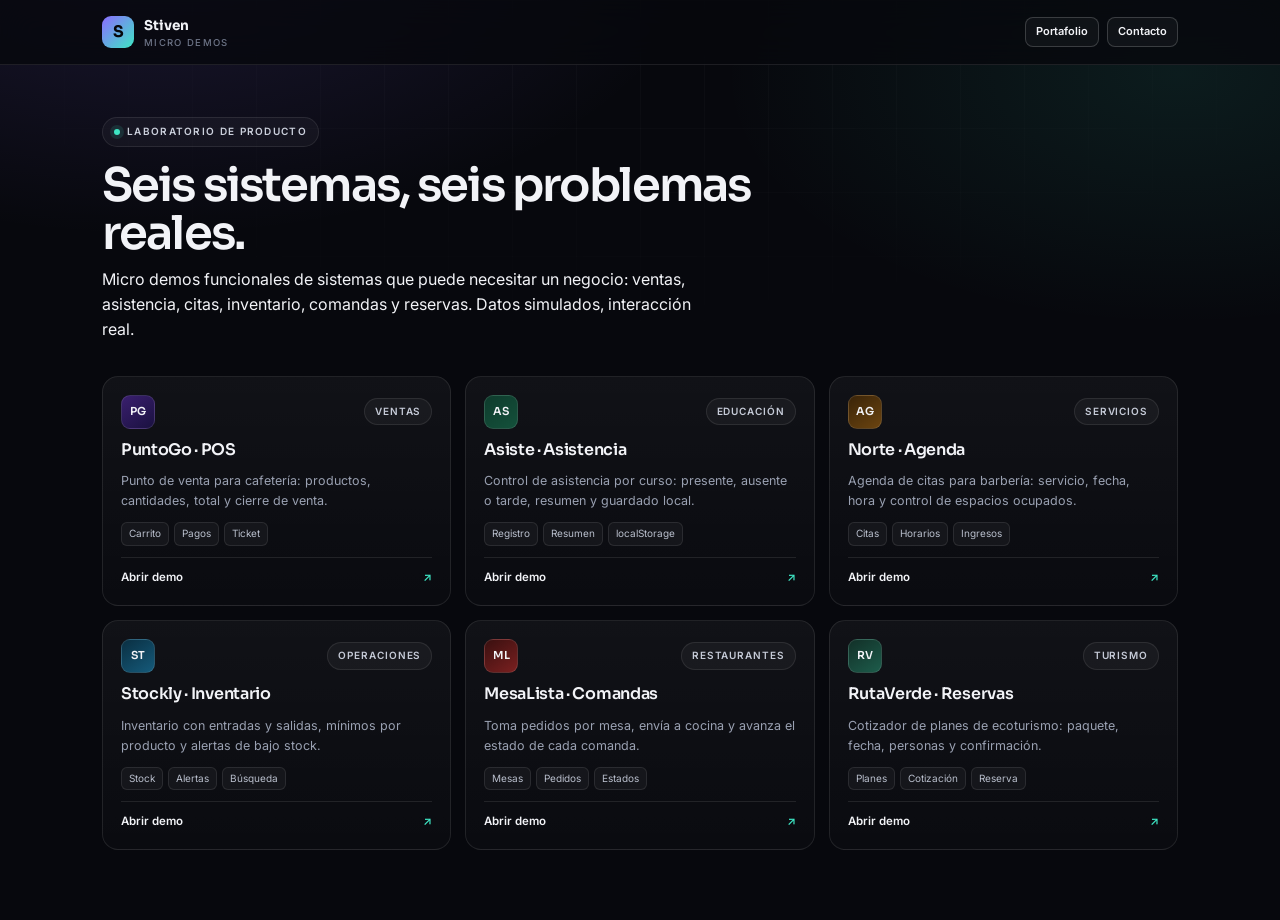
<file: micro-demos/index.html>
<!DOCTYPE html>
<html lang="es">
<head>
<meta charset="UTF-8">
<meta name="viewport" content="width=device-width, initial-scale=1.0">
<link rel="icon" href="../favicon.svg" type="image/svg+xml">
<title>Micro demos · Stiven</title>
<meta name="description" content="Seis sistemas funcionales en versión reducida: punto de venta, asistencia, agenda, inventario, comandas y reservas.">
<link rel="stylesheet" href="demo.css?v=1">
</head>
<body>
<header class="demo-top">
  <div class="demo-top-in">
    <a class="demo-brand" href="../index.html">
      <span class="brand-mark">S</span>
      <span><strong>Stiven</strong><small>Micro demos</small></span>
    </a>
    <div class="actions">
      <a class="btn btn-sm btn-ghost" href="../index.html">Portafolio</a>
      <a class="btn btn-sm btn-ghost" href="../index.html#contacto">Contacto</a>
    </div>
  </div>
</header>

<main class="demo-wrap">
  <section class="hub-hero">
    <span class="pill"><span class="dot"></span>Laboratorio de producto</span>
    <h1>Seis sistemas, seis problemas reales.</h1>
    <p>Micro demos funcionales de sistemas que puede necesitar un negocio: ventas, asistencia, citas, inventario, comandas y reservas. Datos simulados, interacción real.</p>
  </section>

  <div class="hub-grid">
    <a class="hub-card" href="pos/">
      <div class="hub-top"><span class="item-mark" style="--a:#3a1f6e;--b:#1a1140">PG</span><span class="badge">Ventas</span></div>
      <h2>PuntoGo · POS</h2>
      <p>Punto de venta para cafetería: productos, cantidades, total y cierre de venta.</p>
      <ul class="hub-tags"><li>Carrito</li><li>Pagos</li><li>Ticket</li></ul>
      <span class="hub-open">Abrir demo <span>↗</span></span>
    </a>

    <a class="hub-card" href="asistencia/">
      <div class="hub-top"><span class="item-mark" style="--a:#0e3b2c;--b:#14513b">AS</span><span class="badge">Educación</span></div>
      <h2>Asiste · Asistencia</h2>
      <p>Control de asistencia por curso: presente, ausente o tarde, resumen y guardado local.</p>
      <ul class="hub-tags"><li>Registro</li><li>Resumen</li><li>localStorage</li></ul>
      <span class="hub-open">Abrir demo <span>↗</span></span>
    </a>

    <a class="hub-card" href="agenda/">
      <div class="hub-top"><span class="item-mark" style="--a:#3a2408;--b:#6b4410">AG</span><span class="badge">Servicios</span></div>
      <h2>Norte · Agenda</h2>
      <p>Agenda de citas para barbería: servicio, fecha, hora y control de espacios ocupados.</p>
      <ul class="hub-tags"><li>Citas</li><li>Horarios</li><li>Ingresos</li></ul>
      <span class="hub-open">Abrir demo <span>↗</span></span>
    </a>

    <a class="hub-card" href="inventario/">
      <div class="hub-top"><span class="item-mark" style="--a:#0a2f42;--b:#155a7a">ST</span><span class="badge">Operaciones</span></div>
      <h2>Stockly · Inventario</h2>
      <p>Inventario con entradas y salidas, mínimos por producto y alertas de bajo stock.</p>
      <ul class="hub-tags"><li>Stock</li><li>Alertas</li><li>Búsqueda</li></ul>
      <span class="hub-open">Abrir demo <span>↗</span></span>
    </a>

    <a class="hub-card" href="comandas/">
      <div class="hub-top"><span class="item-mark" style="--a:#3a1010;--b:#7a2020">ML</span><span class="badge">Restaurantes</span></div>
      <h2>MesaLista · Comandas</h2>
      <p>Toma pedidos por mesa, envía a cocina y avanza el estado de cada comanda.</p>
      <ul class="hub-tags"><li>Mesas</li><li>Pedidos</li><li>Estados</li></ul>
      <span class="hub-open">Abrir demo <span>↗</span></span>
    </a>

    <a class="hub-card" href="reservas/">
      <div class="hub-top"><span class="item-mark" style="--a:#123028;--b:#1d5c4b">RV</span><span class="badge">Turismo</span></div>
      <h2>RutaVerde · Reservas</h2>
      <p>Cotizador de planes de ecoturismo: paquete, fecha, personas y confirmación.</p>
      <ul class="hub-tags"><li>Planes</li><li>Cotización</li><li>Reserva</li></ul>
      <span class="hub-open">Abrir demo <span>↗</span></span>
    </a>
  </div>
</main>
</body>
</html>
</file>
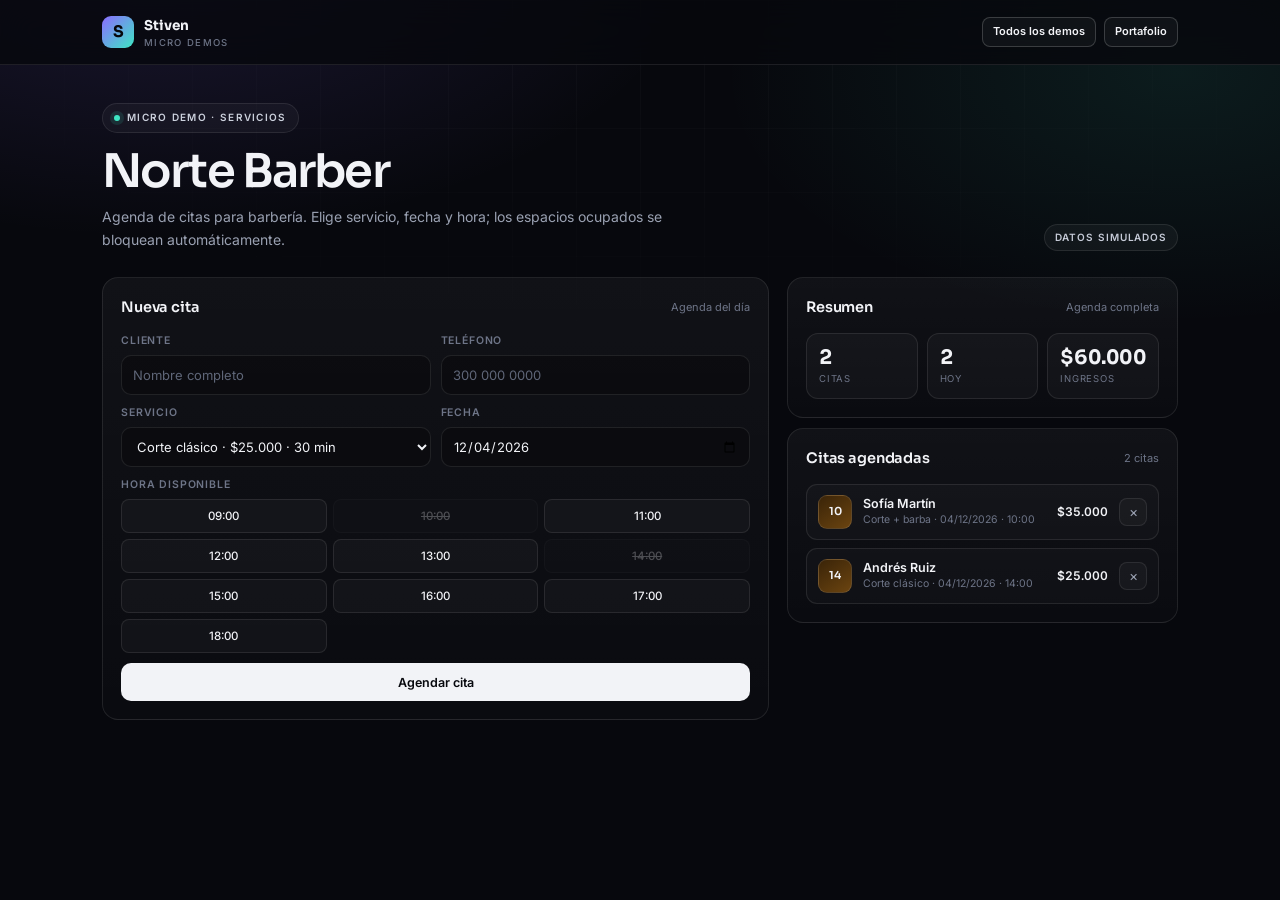
<file: micro-demos/agenda/index.html>
<!DOCTYPE html>
<html lang="es">
<head>
<meta charset="UTF-8">
<meta name="viewport" content="width=device-width, initial-scale=1.0">
<link rel="icon" href="../../favicon.svg" type="image/svg+xml">
<title>Norte · Agenda · Micro demo</title>
<meta name="description" content="Micro demo de agenda de citas: servicio, fecha, hora y control de espacios.">
<link rel="stylesheet" href="../demo.css?v=1">
</head>
<body>
<header class="demo-top">
  <div class="demo-top-in">
    <a class="demo-brand" href="../">
      <span class="brand-mark">S</span>
      <span><strong>Stiven</strong><small>Micro demos</small></span>
    </a>
    <div class="actions">
      <a class="btn btn-sm btn-ghost hide-sm" href="../">Todos los demos</a>
      <a class="btn btn-sm btn-ghost" href="../../index.html#demos">Portafolio</a>
    </div>
  </div>
</header>

<main class="demo-wrap">
  <div class="demo-head">
    <div>
      <span class="pill"><span class="dot"></span>Micro demo · Servicios</span>
      <h1>Norte Barber</h1>
      <p>Agenda de citas para barbería. Elige servicio, fecha y hora; los espacios ocupados se bloquean automáticamente.</p>
    </div>
    <span class="badge">Datos simulados</span>
  </div>

  <div class="app">
    <section class="panel">
      <div class="panel-head"><h2>Nueva cita</h2><small>Agenda del día</small></div>
      <form id="form" class="stack" autocomplete="off">
        <div class="row">
          <div class="field">
            <label for="name">Cliente</label>
            <input id="name" type="text" placeholder="Nombre completo" required>
          </div>
          <div class="field">
            <label for="phone">Teléfono</label>
            <input id="phone" type="tel" placeholder="300 000 0000">
          </div>
        </div>
        <div class="row">
          <div class="field">
            <label for="service">Servicio</label>
            <select id="service">
              <option value="corte">Corte clásico · $25.000 · 30 min</option>
              <option value="corte-barba">Corte + barba · $35.000 · 50 min</option>
              <option value="barba">Perfilado de barba · $15.000 · 20 min</option>
              <option value="cejas">Cejas · $8.000 · 15 min</option>
            </select>
          </div>
          <div class="field">
            <label for="date">Fecha</label>
            <input id="date" type="date" required>
          </div>
        </div>
        <div class="field">
          <label>Hora disponible</label>
          <div class="slots" id="slots"></div>
        </div>
        <button class="btn btn-primary btn-block" type="submit">Agendar cita</button>
      </form>
    </section>

    <aside class="stack">
      <div class="panel">
        <div class="panel-head"><h2>Resumen</h2><small>Agenda completa</small></div>
        <div class="stat-grid">
          <div class="stat"><b id="s-total">0</b><span>Citas</span></div>
          <div class="stat"><b id="s-today">0</b><span>Hoy</span></div>
          <div class="stat"><b id="s-income">$0</b><span>Ingresos</span></div>
        </div>
      </div>
      <div class="panel">
        <div class="panel-head"><h2>Citas agendadas</h2><small id="list-count">0</small></div>
        <div class="list" id="list"></div>
      </div>
    </aside>
  </div>
</main>

<div class="toast" id="toast" role="status" aria-live="polite"></div>

<script>
const services = {
  corte: { name: 'Corte clásico', price: 25000 },
  'corte-barba': { name: 'Corte + barba', price: 35000 },
  barba: { name: 'Perfilado de barba', price: 15000 },
  cejas: { name: 'Cejas', price: 8000 }
};

const slots = ['09:00', '10:00', '11:00', '12:00', '13:00', '14:00', '15:00', '16:00', '17:00', '18:00'];
const $ = id => document.getElementById(id);
const money = n => '$' + n.toLocaleString('es-CO');
const iso = d => `${d.getFullYear()}-${String(d.getMonth() + 1).padStart(2, '0')}-${String(d.getDate()).padStart(2, '0')}`;
const today = new Date();
const todayKey = iso(today);

let appointments = [
  { id: 1, name: 'Sofía Martín', phone: '310 555 0182', service: 'corte-barba', date: todayKey, time: '10:00' },
  { id: 2, name: 'Andrés Ruiz', phone: '301 444 9271', service: 'corte', date: todayKey, time: '14:00' }
];
let selectedTime = null;

$('date').value = todayKey;
$('date').min = todayKey;

function toast(msg) {
  const t = $('toast');
  t.textContent = msg;
  t.classList.add('show');
  clearTimeout(toast.timer);
  toast.timer = setTimeout(() => t.classList.remove('show'), 3200);
}

function renderSlots() {
  const date = $('date').value;
  const taken = new Set(appointments.filter(a => a.date === date).map(a => a.time));
  if (selectedTime && taken.has(selectedTime)) selectedTime = null;
  $('slots').innerHTML = slots.map(time => `
    <button type="button" class="slot ${selectedTime === time ? 'is-active' : ''}" data-time="${time}" ${taken.has(time) ? 'disabled' : ''}>${time}</button>
  `).join('');
}

function render() {
  const total = appointments.length;
  const todayCount = appointments.filter(a => a.date === todayKey).length;
  const income = appointments.reduce((n, a) => n + services[a.service].price, 0);
  $('s-total').textContent = total;
  $('s-today').textContent = todayCount;
  $('s-income').textContent = money(income);
  $('list-count').textContent = total + (total === 1 ? ' cita' : ' citas');

  if (!total) {
    $('list').innerHTML = '<div class="empty">No hay citas agendadas.</div>';
    return;
  }

  const sorted = [...appointments].sort((a, b) => (a.date + a.time).localeCompare(b.date + b.time));
  $('list').innerHTML = sorted.map(a => {
    const [y, m, d] = a.date.split('-');
    const label = `${d}/${m}/${y}`;
    return `
      <div class="item">
        <span class="item-mark" style="--a:#3a2408;--b:#6b4410">${a.time.slice(0, 2)}</span>
        <span class="item-main">
          <b>${a.name}</b>
          <small>${services[a.service].name} · ${label} · ${a.time}</small>
        </span>
        <span class="price">${money(services[a.service].price)}</span>
        <button class="icon-btn" data-cancel="${a.id}" aria-label="Cancelar cita de ${a.name}">×</button>
      </div>
    `;
  }).join('');
}

document.addEventListener('click', e => {
  const slot = e.target.closest('[data-time]');
  if (slot) {
    selectedTime = slot.dataset.time;
    renderSlots();
  }
  const cancel = e.target.closest('[data-cancel]');
  if (cancel) {
    const id = Number(cancel.dataset.cancel);
    const appt = appointments.find(a => a.id === id);
    appointments = appointments.filter(a => a.id !== id);
    render();
    renderSlots();
    toast(`Cita de ${appt.name} cancelada.`);
  }
});

$('date').addEventListener('change', () => {
  selectedTime = null;
  renderSlots();
});

$('form').addEventListener('submit', e => {
  e.preventDefault();
  const name = $('name').value.trim();
  const date = $('date').value;
  if (!name) return toast('Escribe el nombre del cliente.');
  if (!date) return toast('Selecciona una fecha.');
  if (!selectedTime) return toast('Selecciona una hora disponible.');
  if (appointments.some(a => a.date === date && a.time === selectedTime)) {
    selectedTime = null;
    renderSlots();
    return toast('Ese espacio acaba de ocuparse. Elige otra hora.');
  }

  appointments.push({
    id: Date.now(),
    name,
    phone: $('phone').value.trim(),
    service: $('service').value,
    date,
    time: selectedTime
  });

  const booked = selectedTime;
  $('name').value = '';
  $('phone').value = '';
  selectedTime = null;
  render();
  renderSlots();
  toast(`Cita agendada para ${name} a las ${booked}.`);
});

renderSlots();
render();
</script>
</body>
</html>
</file>
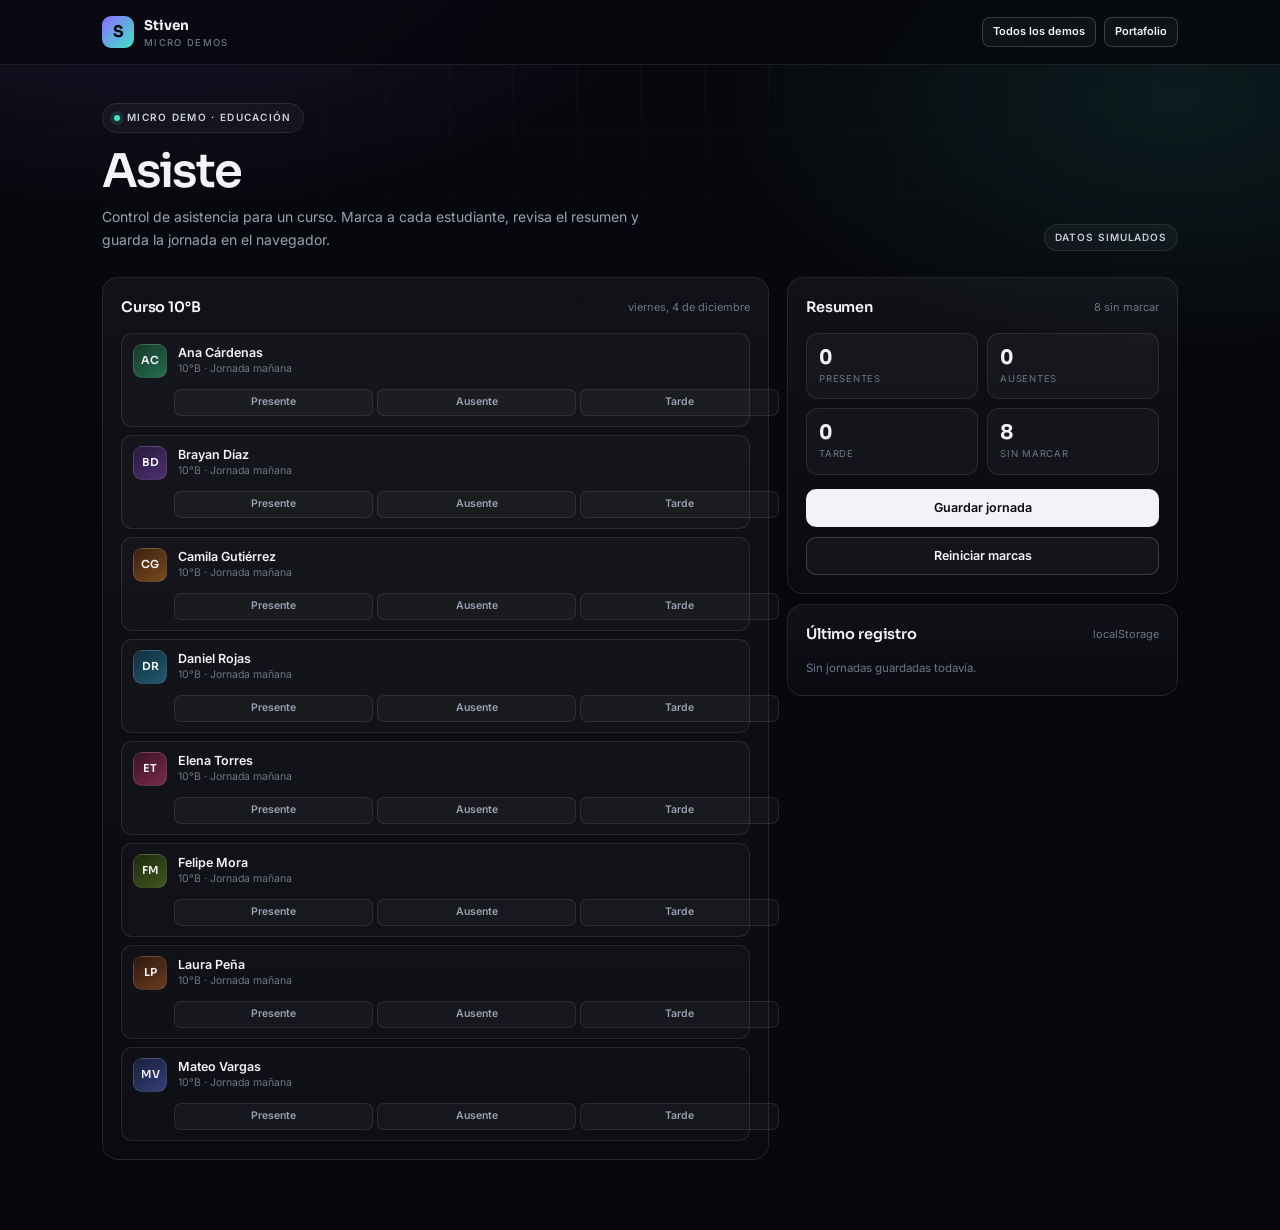
<file: micro-demos/asistencia/index.html>
<!DOCTYPE html>
<html lang="es">
<head>
<meta charset="UTF-8">
<meta name="viewport" content="width=device-width, initial-scale=1.0">
<link rel="icon" href="../../favicon.svg" type="image/svg+xml">
<title>Asiste · Asistencia · Micro demo</title>
<meta name="description" content="Micro demo de control de asistencia: presente, ausente o tarde, resumen y guardado local.">
<link rel="stylesheet" href="../demo.css?v=1">
<style>
.att-item{flex-wrap:wrap}
.att-item .state-group{width:100%;margin-left:41px}
.att-item .state{flex:1}
@media (max-width:640px){
  .att-item .state-group{margin-left:0}
}
</style>
</head>
<body>
<header class="demo-top">
  <div class="demo-top-in">
    <a class="demo-brand" href="../">
      <span class="brand-mark">S</span>
      <span><strong>Stiven</strong><small>Micro demos</small></span>
    </a>
    <div class="actions">
      <a class="btn btn-sm btn-ghost hide-sm" href="../">Todos los demos</a>
      <a class="btn btn-sm btn-ghost" href="../../index.html#demos">Portafolio</a>
    </div>
  </div>
</header>

<main class="demo-wrap">
  <div class="demo-head">
    <div>
      <span class="pill"><span class="dot"></span>Micro demo · Educación</span>
      <h1>Asiste</h1>
      <p>Control de asistencia para un curso. Marca a cada estudiante, revisa el resumen y guarda la jornada en el navegador.</p>
    </div>
    <span class="badge">Datos simulados</span>
  </div>

  <div class="app">
    <section class="panel">
      <div class="panel-head">
        <h2>Curso 10°B</h2>
        <small id="date"></small>
      </div>
      <div class="list" id="students"></div>
    </section>

    <aside class="stack">
      <div class="panel">
        <div class="panel-head"><h2>Resumen</h2><small id="pending"></small></div>
        <div class="stat-grid" style="grid-template-columns:1fr 1fr">
          <div class="stat"><b id="s-presente">0</b><span>Presentes</span></div>
          <div class="stat"><b id="s-ausente">0</b><span>Ausentes</span></div>
          <div class="stat"><b id="s-tarde">0</b><span>Tarde</span></div>
          <div class="stat"><b id="s-sin">8</b><span>Sin marcar</span></div>
        </div>
        <div class="stack" style="margin-top:14px">
          <button class="btn btn-primary btn-block" id="save">Guardar jornada</button>
          <button class="btn btn-ghost btn-block" id="reset">Reiniciar marcas</button>
        </div>
      </div>
      <div class="panel">
        <div class="panel-head"><h2>Último registro</h2><small>localStorage</small></div>
        <p class="micro-note" id="saved">Sin jornadas guardadas todavía.</p>
      </div>
    </aside>
  </div>
</main>

<div class="toast" id="toast" role="status" aria-live="polite"></div>

<script>
const students = [
  { id: 1, name: 'Ana Cárdenas', mark: 'AC', a: '#173a2c', b: '#256b4e' },
  { id: 2, name: 'Brayan Díaz', mark: 'BD', a: '#2a1a3e', b: '#4c2f70' },
  { id: 3, name: 'Camila Gutiérrez', mark: 'CG', a: '#3a2210', b: '#7a4a1e' },
  { id: 4, name: 'Daniel Rojas', mark: 'DR', a: '#122f3e', b: '#225a70' },
  { id: 5, name: 'Elena Torres', mark: 'ET', a: '#3a1424', b: '#7a2a4a' },
  { id: 6, name: 'Felipe Mora', mark: 'FM', a: '#1d2a10', b: '#40561c' },
  { id: 7, name: 'Laura Peña', mark: 'LP', a: '#2e1a10', b: '#6b3a1e' },
  { id: 8, name: 'Mateo Vargas', mark: 'MV', a: '#1a1f3a', b: '#333f7a' }
];

const KEY = 'asiste-10b';
const states = {};
const $ = id => document.getElementById(id);
const today = new Date();
const todayKey = today.toISOString().slice(0, 10);
const labels = { presente: 'Presente', ausente: 'Ausente', tarde: 'Tarde' };

$('date').textContent = today.toLocaleDateString('es-CO', { weekday: 'long', day: 'numeric', month: 'long' });

function toast(msg) {
  const t = $('toast');
  t.textContent = msg;
  t.classList.add('show');
  clearTimeout(toast.timer);
  toast.timer = setTimeout(() => t.classList.remove('show'), 3200);
}

function render() {
  $('students').innerHTML = students.map(s => `
    <div class="item att-item">
      <span class="item-mark" style="--a:${s.a};--b:${s.b}">${s.mark}</span>
      <span class="item-main"><b>${s.name}</b><small>10°B · Jornada mañana</small></span>
      <span class="state-group">
        <button class="state ${states[s.id] === 'presente' ? 'is-presente' : ''}" data-id="${s.id}" data-state="presente">Presente</button>
        <button class="state ${states[s.id] === 'ausente' ? 'is-ausente' : ''}" data-id="${s.id}" data-state="ausente">Ausente</button>
        <button class="state ${states[s.id] === 'tarde' ? 'is-tarde' : ''}" data-id="${s.id}" data-state="tarde">Tarde</button>
      </span>
    </div>
  `).join('');

  const count = state => students.filter(s => states[s.id] === state).length;
  $('s-presente').textContent = count('presente');
  $('s-ausente').textContent = count('ausente');
  $('s-tarde').textContent = count('tarde');
  const sin = students.length - Object.keys(states).length;
  $('s-sin').textContent = sin;
  $('pending').textContent = sin ? sin + ' sin marcar' : 'Curso completo';
}

document.addEventListener('click', e => {
  const btn = e.target.closest('[data-id]');
  if (!btn) return;
  states[btn.dataset.id] = btn.dataset.state;
  render();
});

$('save').addEventListener('click', () => {
  if (!Object.keys(states).length) return toast('Marca al menos un estudiante antes de guardar.');
  const record = { date: todayKey, states };
  localStorage.setItem(KEY, JSON.stringify(record));
  $('saved').textContent = `Jornada del ${today.toLocaleDateString('es-CO')} guardada: ${Object.keys(states).length} de ${students.length} estudiantes marcados.`;
  toast('Jornada guardada en este navegador.');
});

$('reset').addEventListener('click', () => {
  students.forEach(s => delete states[s.id]);
  render();
  toast('Marcas reiniciadas.');
});

try {
  const saved = JSON.parse(localStorage.getItem(KEY) || 'null');
  if (saved && saved.date === todayKey) {
    Object.assign(states, saved.states || {});
    $('saved').textContent = `Jornada del ${today.toLocaleDateString('es-CO')} recuperada: ${Object.keys(states).length} de ${students.length} estudiantes.`;
  } else if (saved) {
    $('saved').textContent = `Última jornada guardada: ${saved.date.split('-').reverse().join('/')}.`;
  }
} catch (err) {}

render();
</script>
</body>
</html>
</file>
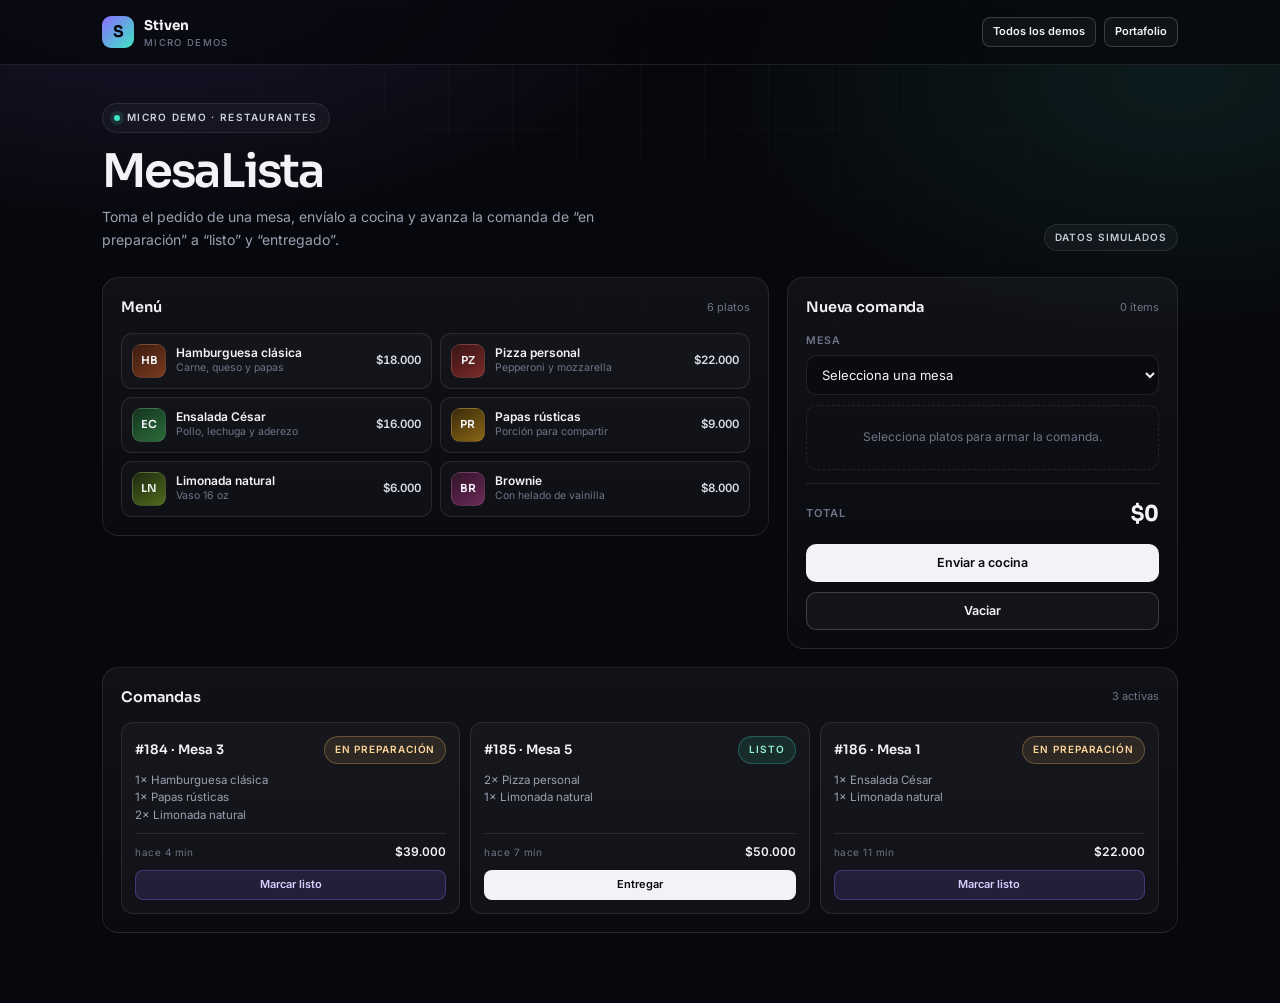
<file: micro-demos/comandas/index.html>
<!DOCTYPE html>
<html lang="es">
<head>
<meta charset="UTF-8">
<meta name="viewport" content="width=device-width, initial-scale=1.0">
<link rel="icon" href="../../favicon.svg" type="image/svg+xml">
<title>MesaLista · Comandas · Micro demo</title>
<meta name="description" content="Micro demo de comandas: pedidos por mesa, envío a cocina y seguimiento de estados.">
<link rel="stylesheet" href="../demo.css?v=1">
</head>
<body>
<header class="demo-top">
  <div class="demo-top-in">
    <a class="demo-brand" href="../">
      <span class="brand-mark">S</span>
      <span><strong>Stiven</strong><small>Micro demos</small></span>
    </a>
    <div class="actions">
      <a class="btn btn-sm btn-ghost hide-sm" href="../">Todos los demos</a>
      <a class="btn btn-sm btn-ghost" href="../../index.html#demos">Portafolio</a>
    </div>
  </div>
</header>

<main class="demo-wrap">
  <div class="demo-head">
    <div>
      <span class="pill"><span class="dot"></span>Micro demo · Restaurantes</span>
      <h1>MesaLista</h1>
      <p>Toma el pedido de una mesa, envíalo a cocina y avanza la comanda de “en preparación” a “listo” y “entregado”.</p>
    </div>
    <span class="badge">Datos simulados</span>
  </div>

  <div class="app">
    <section class="panel">
      <div class="panel-head"><h2>Menú</h2><small>6 platos</small></div>
      <div class="product-grid" id="menu"></div>
    </section>

    <aside class="panel">
      <div class="panel-head"><h2>Nueva comanda</h2><small id="count">0 ítems</small></div>
      <div class="field" style="margin-bottom:10px">
        <label for="table">Mesa</label>
        <select id="table">
          <option value="">Selecciona una mesa</option>
          <option value="1">Mesa 1</option>
          <option value="2">Mesa 2</option>
          <option value="3">Mesa 3</option>
          <option value="4">Mesa 4</option>
          <option value="5">Mesa 5</option>
          <option value="6">Mesa 6</option>
          <option value="7">Mesa 7</option>
          <option value="8">Mesa 8</option>
        </select>
      </div>
      <div class="list" id="cart"></div>
      <div class="total">
        <span>Total</span>
        <b id="total">$0</b>
      </div>
      <div class="stack" style="margin-top:13px">
        <button class="btn btn-primary btn-block" id="send">Enviar a cocina</button>
        <button class="btn btn-ghost btn-block" id="clear">Vaciar</button>
      </div>
    </aside>
  </div>

  <section class="panel" style="margin-top:18px">
    <div class="panel-head">
      <h2>Comandas</h2>
      <small id="orders-count">0 activas</small>
    </div>
    <div class="order-grid" id="orders"></div>
  </section>
</main>

<div class="toast" id="toast" role="status" aria-live="polite"></div>

<script>
const menu = [
  { id: 'burg', name: 'Hamburguesa clásica', desc: 'Carne, queso y papas', price: 18000, mark: 'HB', a: '#3a1c10', b: '#7a3a1e' },
  { id: 'pizza', name: 'Pizza personal', desc: 'Pepperoni y mozzarella', price: 22000, mark: 'PZ', a: '#3a1414', b: '#7a2a2a' },
  { id: 'ens', name: 'Ensalada César', desc: 'Pollo, lechuga y aderezo', price: 16000, mark: 'EC', a: '#15351f', b: '#2b6b3a' },
  { id: 'papas', name: 'Papas rústicas', desc: 'Porción para compartir', price: 9000, mark: 'PR', a: '#3a2c0c', b: '#8a6514' },
  { id: 'limo', name: 'Limonada natural', desc: 'Vaso 16 oz', price: 6000, mark: 'LN', a: '#1d2a10', b: '#4f6b1c' },
  { id: 'brow', name: 'Brownie', desc: 'Con helado de vainilla', price: 8000, mark: 'BR', a: '#32142a', b: '#6b2a58' }
];

const $ = id => document.getElementById(id);
const money = n => '$' + n.toLocaleString('es-CO');
const cart = new Map();
const findItem = id => menu.find(m => m.id === id);
const cartTotal = () => [...cart.entries()].reduce((n, [id, q]) => n + findItem(id).price * q, 0);

let orders = [
  { id: 184, table: 3, status: 'preparando', time: 'hace 4 min', items: [{ id: 'burg', qty: 1 }, { id: 'papas', qty: 1 }, { id: 'limo', qty: 2 }] },
  { id: 185, table: 5, status: 'listo', time: 'hace 7 min', items: [{ id: 'pizza', qty: 2 }, { id: 'limo', qty: 1 }] },
  { id: 186, table: 1, status: 'preparando', time: 'hace 11 min', items: [{ id: 'ens', qty: 1 }, { id: 'limo', qty: 1 }] }
];

const statusLabel = { preparando: 'En preparación', listo: 'Listo', entregado: 'Entregado' };
const statusClass = { preparando: 'is-warn', listo: 'is-ok', entregado: '' };
const orderTotal = o => o.items.reduce((n, it) => n + findItem(it.id).price * it.qty, 0);

function toast(msg) {
  const t = $('toast');
  t.textContent = msg;
  t.classList.add('show');
  clearTimeout(toast.timer);
  toast.timer = setTimeout(() => t.classList.remove('show'), 3200);
}

function renderMenu() {
  $('menu').innerHTML = menu.map(p => `
    <button class="product" data-add="${p.id}" aria-label="Agregar ${p.name} a la comanda">
      <span class="item-mark" style="--a:${p.a};--b:${p.b}">${p.mark}</span>
      <span class="item-main"><b>${p.name}</b><small>${p.desc}</small></span>
      <span class="price">${money(p.price)}</span>
    </button>
  `).join('');
}

function renderCart() {
  const entries = [...cart.entries()];
  const count = entries.reduce((n, [, q]) => n + q, 0);
  $('count').textContent = count + (count === 1 ? ' ítem' : ' ítems');
  $('total').textContent = money(cartTotal());

  if (!entries.length) {
    $('cart').innerHTML = '<div class="empty">Selecciona platos para armar la comanda.</div>';
    return;
  }

  $('cart').innerHTML = entries.map(([id, q]) => {
    const p = findItem(id);
    return `
      <div class="item">
        <span class="item-mark" style="--a:${p.a};--b:${p.b}">${p.mark}</span>
        <span class="item-main"><b>${p.name}</b><small>${money(p.price)} c/u</small></span>
        <span class="qty">
          <button data-dec="${id}" aria-label="Quitar uno de ${p.name}">−</button>
          <span>${q}</span>
          <button data-add="${id}" aria-label="Agregar uno de ${p.name}">+</button>
        </span>
        <span class="price">${money(p.price * q)}</span>
      </div>
    `;
  }).join('');
}

function renderOrders() {
  const active = orders.filter(o => o.status !== 'entregado').length;
  $('orders-count').textContent = active + (active === 1 ? ' activa' : ' activas');

  if (!orders.length) {
    $('orders').innerHTML = '<div class="empty">No hay comandas todavía.</div>';
    return;
  }

  $('orders').innerHTML = orders.map(o => {
    const items = o.items.map(it => `<span>${it.qty}× ${findItem(it.id).name}</span>`).join('');
    let action = '';
    if (o.status === 'preparando') action = `<button class="btn btn-sm btn-soft" data-next="${o.id}">Marcar listo</button>`;
    if (o.status === 'listo') action = `<button class="btn btn-sm btn-primary" data-next="${o.id}">Entregar</button>`;
    return `
      <article class="order-card" style="${o.status === 'entregado' ? 'opacity:.55' : ''}">
        <div class="order-top">
          <b>#${o.id} · Mesa ${o.table}</b>
          <span class="badge ${statusClass[o.status]}">${statusLabel[o.status]}</span>
        </div>
        <div class="order-items">${items}</div>
        <div class="order-foot"><small>${o.time}</small><span class="price">${money(orderTotal(o))}</span></div>
        ${action}
      </article>
    `;
  }).join('');
}

document.addEventListener('click', e => {
  const add = e.target.closest('[data-add]');
  const dec = e.target.closest('[data-dec]');
  const next = e.target.closest('[data-next]');

  if (add) {
    const id = add.dataset.add;
    cart.set(id, (cart.get(id) || 0) + 1);
    renderCart();
  }
  if (dec) {
    const id = dec.dataset.dec;
    const q = (cart.get(id) || 0) - 1;
    if (q > 0) cart.set(id, q);
    else cart.delete(id);
    renderCart();
  }
  if (next) {
    const order = orders.find(o => o.id === Number(next.dataset.next));
    if (!order) return;
    if (order.status === 'preparando') {
      order.status = 'listo';
      toast(`Comanda #${order.id} lista para servir.`);
    } else if (order.status === 'listo') {
      order.status = 'entregado';
      toast(`Comanda #${order.id} entregada en mesa ${order.table}.`);
    }
    renderOrders();
  }
});

$('send').addEventListener('click', () => {
  const table = $('table').value;
  if (!table) return toast('Selecciona la mesa antes de enviar.');
  if (!cart.size) return toast('Agrega al menos un plato a la comanda.');

  const id = Math.max(...orders.map(o => o.id), 180) + 1;
  const items = [...cart.entries()].map(([itemId, qty]) => ({ id: itemId, qty }));
  orders.unshift({ id, table, status: 'preparando', time: 'ahora', items });

  cart.clear();
  $('table').value = '';
  renderCart();
  renderOrders();
  toast(`Comanda #${id} enviada a cocina · Mesa ${table}.`);
});

$('clear').addEventListener('click', () => {
  if (!cart.size) return toast('La comanda ya está vacía.');
  cart.clear();
  renderCart();
  toast('Comanda vaciada.');
});

renderMenu();
renderCart();
renderOrders();
</script>
</body>
</html>
</file>
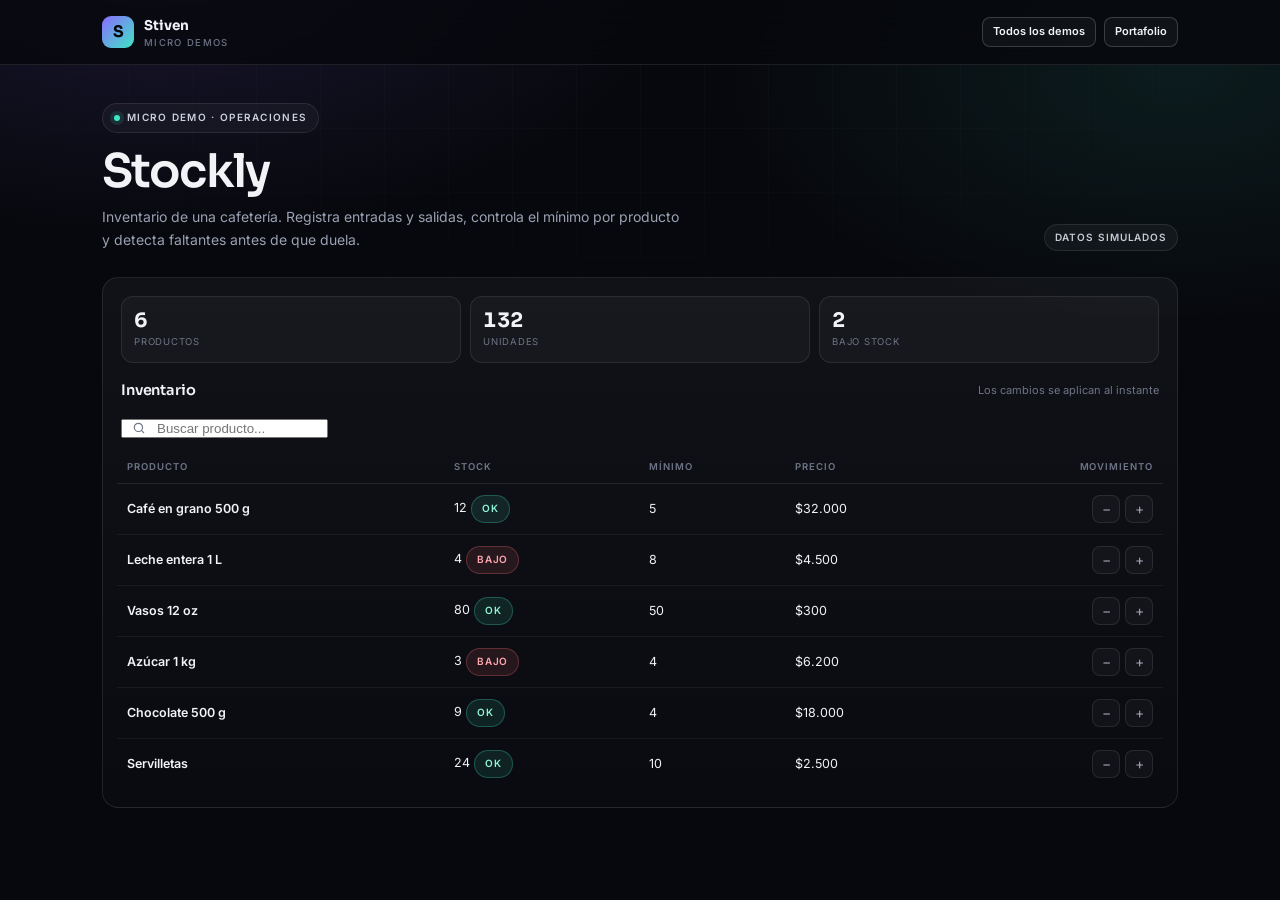
<file: micro-demos/inventario/index.html>
<!DOCTYPE html>
<html lang="es">
<head>
<meta charset="UTF-8">
<meta name="viewport" content="width=device-width, initial-scale=1.0">
<link rel="icon" href="../../favicon.svg" type="image/svg+xml">
<title>Stockly · Inventario · Micro demo</title>
<meta name="description" content="Micro demo de inventario: entradas, salidas, mínimos y alertas de bajo stock.">
<link rel="stylesheet" href="../demo.css?v=1">
</head>
<body>
<header class="demo-top">
  <div class="demo-top-in">
    <a class="demo-brand" href="../">
      <span class="brand-mark">S</span>
      <span><strong>Stiven</strong><small>Micro demos</small></span>
    </a>
    <div class="actions">
      <a class="btn btn-sm btn-ghost hide-sm" href="../">Todos los demos</a>
      <a class="btn btn-sm btn-ghost" href="../../index.html#demos">Portafolio</a>
    </div>
  </div>
</header>

<main class="demo-wrap">
  <div class="demo-head">
    <div>
      <span class="pill"><span class="dot"></span>Micro demo · Operaciones</span>
      <h1>Stockly</h1>
      <p>Inventario de una cafetería. Registra entradas y salidas, controla el mínimo por producto y detecta faltantes antes de que duela.</p>
    </div>
    <span class="badge">Datos simulados</span>
  </div>

  <div class="app app-wide">
    <section class="panel">
      <div class="stat-grid" style="grid-template-columns:repeat(3,1fr);margin-bottom:16px">
        <div class="stat"><b id="s-sku">0</b><span>Productos</span></div>
        <div class="stat"><b id="s-units">0</b><span>Unidades</span></div>
        <div class="stat"><b id="s-low">0</b><span>Bajo stock</span></div>
      </div>

      <div class="panel-head">
        <h2>Inventario</h2>
        <small>Los cambios se aplican al instante</small>
      </div>

      <div class="search" style="margin-bottom:12px">
        <svg viewBox="0 0 24 24" fill="none" stroke-width="2" stroke-linecap="round"><circle cx="11" cy="11" r="7"></circle><path d="m20 20-3.5-3.5"></path></svg>
        <input id="search" type="search" placeholder="Buscar producto..." aria-label="Buscar producto">
      </div>

      <div class="table-wrap">
        <table>
          <thead>
            <tr><th>Producto</th><th>Stock</th><th>Mínimo</th><th>Precio</th><th style="text-align:right">Movimiento</th></tr>
          </thead>
          <tbody id="rows"></tbody>
        </table>
      </div>
    </section>
  </div>
</main>

<div class="toast" id="toast" role="status" aria-live="polite"></div>

<script>
let products = [
  { id: 1, name: 'Café en grano 500 g', stock: 12, min: 5, price: 32000 },
  { id: 2, name: 'Leche entera 1 L', stock: 4, min: 8, price: 4500 },
  { id: 3, name: 'Vasos 12 oz', stock: 80, min: 50, price: 300 },
  { id: 4, name: 'Azúcar 1 kg', stock: 3, min: 4, price: 6200 },
  { id: 5, name: 'Chocolate 500 g', stock: 9, min: 4, price: 18000 },
  { id: 6, name: 'Servilletas', stock: 24, min: 10, price: 2500 }
];

const $ = id => document.getElementById(id);
const money = n => '$' + n.toLocaleString('es-CO');

function toast(msg) {
  const t = $('toast');
  t.textContent = msg;
  t.classList.add('show');
  clearTimeout(toast.timer);
  toast.timer = setTimeout(() => t.classList.remove('show'), 3000);
}

function render() {
  const q = $('search').value.trim().toLowerCase();
  const visible = products.filter(p => p.name.toLowerCase().includes(q));

  $('s-sku').textContent = products.length;
  $('s-units').textContent = products.reduce((n, p) => n + p.stock, 0);
  $('s-low').textContent = products.filter(p => p.stock <= p.min).length;

  if (!visible.length) {
    $('rows').innerHTML = '<tr><td colspan="5"><div class="empty">No hay productos con ese nombre.</div></td></tr>';
    return;
  }

  $('rows').innerHTML = visible.map(p => {
    const low = p.stock <= p.min;
    return `
      <tr>
        <td><b>${p.name}</b></td>
        <td>${p.stock} <span class="badge ${low ? 'is-bad' : 'is-ok'}">${low ? 'Bajo' : 'OK'}</span></td>
        <td>${p.min}</td>
        <td>${money(p.price)}</td>
        <td>
          <div class="actions-cell">
            <button class="icon-btn" data-move="out" data-id="${p.id}" aria-label="Registrar salida de ${p.name}" ${p.stock === 0 ? 'disabled' : ''}>−</button>
            <button class="icon-btn" data-move="in" data-id="${p.id}" aria-label="Registrar entrada de ${p.name}">+</button>
          </div>
        </td>
      </tr>
    `;
  }).join('');
}

$('search').addEventListener('input', render);

document.addEventListener('click', e => {
  const btn = e.target.closest('[data-move]');
  if (!btn) return;
  const product = products.find(p => p.id === Number(btn.dataset.id));
  if (!product) return;

  if (btn.dataset.move === 'in') {
    product.stock += 1;
    toast(`Entrada: ${product.name} · ${product.stock} unidades.`);
  } else {
    if (product.stock === 0) return toast('No hay unidades disponibles.');
    product.stock -= 1;
    toast(`Salida: ${product.name} · ${product.stock} unidades.`);
  }

  if (product.stock === product.min) toast(`Atención: ${product.name} llegó al mínimo (${product.min}).`);
  render();
});

render();
</script>
</body>
</html>
</file>
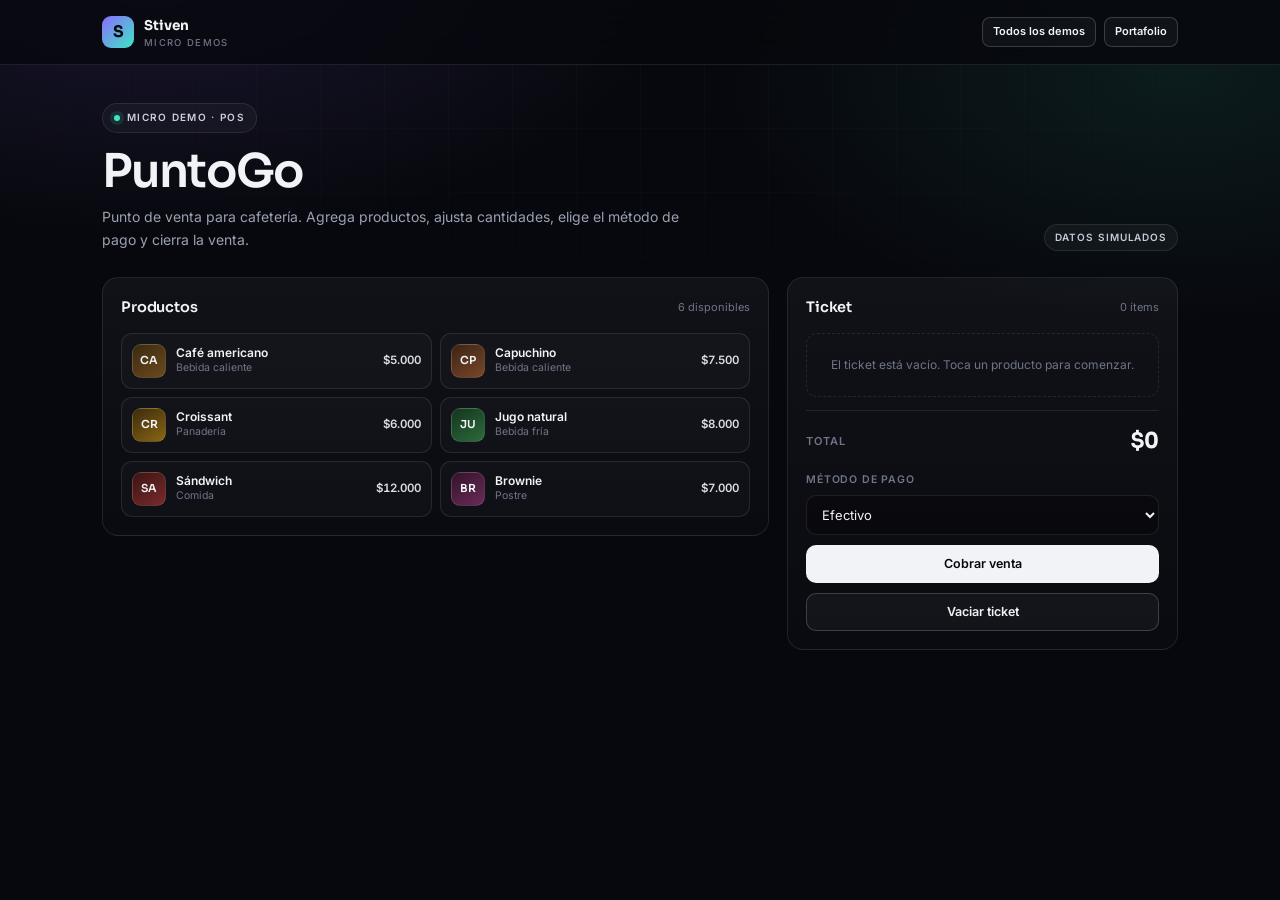
<file: micro-demos/pos/index.html>
<!DOCTYPE html>
<html lang="es">
<head>
<meta charset="UTF-8">
<meta name="viewport" content="width=device-width, initial-scale=1.0">
<link rel="icon" href="../../favicon.svg" type="image/svg+xml">
<title>PuntoGo · POS · Micro demo</title>
<meta name="description" content="Micro demo de punto de venta: productos, carrito, total y cierre de venta.">
<link rel="stylesheet" href="../demo.css?v=1">
</head>
<body>
<header class="demo-top">
  <div class="demo-top-in">
    <a class="demo-brand" href="../">
      <span class="brand-mark">S</span>
      <span><strong>Stiven</strong><small>Micro demos</small></span>
    </a>
    <div class="actions">
      <a class="btn btn-sm btn-ghost hide-sm" href="../">Todos los demos</a>
      <a class="btn btn-sm btn-ghost" href="../../index.html#demos">Portafolio</a>
    </div>
  </div>
</header>

<main class="demo-wrap">
  <div class="demo-head">
    <div>
      <span class="pill"><span class="dot"></span>Micro demo · POS</span>
      <h1>PuntoGo</h1>
      <p>Punto de venta para cafetería. Agrega productos, ajusta cantidades, elige el método de pago y cierra la venta.</p>
    </div>
    <span class="badge">Datos simulados</span>
  </div>

  <div class="app">
    <section class="panel">
      <div class="panel-head">
        <h2>Productos</h2>
        <small>6 disponibles</small>
      </div>
      <div class="product-grid" id="products"></div>
    </section>

    <aside class="panel">
      <div class="panel-head">
        <h2>Ticket</h2>
        <small id="count">0 ítems</small>
      </div>
      <div class="list" id="cart"></div>
      <div class="total">
        <span>Total</span>
        <b id="total">$0</b>
      </div>
      <div class="stack" style="margin-top:14px">
        <div class="field">
          <label for="pay">Método de pago</label>
          <select id="pay">
            <option>Efectivo</option>
            <option>Tarjeta</option>
            <option>Transferencia</option>
          </select>
        </div>
        <button class="btn btn-primary btn-block" id="charge">Cobrar venta</button>
        <button class="btn btn-ghost btn-block" id="clear">Vaciar ticket</button>
      </div>
    </aside>
  </div>
</main>

<div class="toast" id="toast" role="status" aria-live="polite"></div>

<script>
const products = [
  { id: 'cafe', name: 'Café americano', desc: 'Bebida caliente', price: 5000, mark: 'CA', a: '#3a2a12', b: '#6b4a1c' },
  { id: 'capu', name: 'Capuchino', desc: 'Bebida caliente', price: 7500, mark: 'CP', a: '#3a2418', b: '#7a4726' },
  { id: 'cros', name: 'Croissant', desc: 'Panadería', price: 6000, mark: 'CR', a: '#3a2c0c', b: '#8a6514' },
  { id: 'jugo', name: 'Jugo natural', desc: 'Bebida fría', price: 8000, mark: 'JU', a: '#15351f', b: '#2b6b3a' },
  { id: 'sand', name: 'Sándwich', desc: 'Comida', price: 12000, mark: 'SA', a: '#3a1515', b: '#7a2a2a' },
  { id: 'brow', name: 'Brownie', desc: 'Postre', price: 7000, mark: 'BR', a: '#32142a', b: '#6b2a58' }
];

const money = n => '$' + n.toLocaleString('es-CO');
const cart = new Map();
const $ = id => document.getElementById(id);

function toast(msg) {
  const t = $('toast');
  t.textContent = msg;
  t.classList.add('show');
  clearTimeout(toast.timer);
  toast.timer = setTimeout(() => t.classList.remove('show'), 3200);
}

function renderProducts() {
  $('products').innerHTML = products.map(p => `
    <button class="product" data-add="${p.id}" aria-label="Agregar ${p.name}">
      <span class="item-mark" style="--a:${p.a};--b:${p.b}">${p.mark}</span>
      <span class="item-main"><b>${p.name}</b><small>${p.desc}</small></span>
      <span class="price">${money(p.price)}</span>
    </button>
  `).join('');
}

function renderCart() {
  const entries = [...cart.entries()];
  const count = entries.reduce((n, [, q]) => n + q, 0);
  const total = entries.reduce((n, [id, q]) => n + products.find(p => p.id === id).price * q, 0);
  $('count').textContent = count + (count === 1 ? ' ítem' : ' ítems');
  $('total').textContent = money(total);

  if (!entries.length) {
    $('cart').innerHTML = '<div class="empty">El ticket está vacío. Toca un producto para comenzar.</div>';
    return;
  }

  $('cart').innerHTML = entries.map(([id, q]) => {
    const p = products.find(x => x.id === id);
    return `
      <div class="item">
        <span class="item-mark" style="--a:${p.a};--b:${p.b}">${p.mark}</span>
        <span class="item-main"><b>${p.name}</b><small>${money(p.price)} c/u</small></span>
        <span class="qty">
          <button data-dec="${id}" aria-label="Quitar uno de ${p.name}">−</button>
          <span>${q}</span>
          <button data-add="${id}" aria-label="Agregar uno de ${p.name}">+</button>
        </span>
        <span class="price">${money(p.price * q)}</span>
      </div>
    `;
  }).join('');
}

document.addEventListener('click', e => {
  const add = e.target.closest('[data-add]');
  const dec = e.target.closest('[data-dec]');
  if (add) {
    const id = add.dataset.add;
    cart.set(id, (cart.get(id) || 0) + 1);
    renderCart();
  }
  if (dec) {
    const id = dec.dataset.dec;
    const next = (cart.get(id) || 0) - 1;
    if (next > 0) cart.set(id, next);
    else cart.delete(id);
    renderCart();
  }
});

$('charge').addEventListener('click', () => {
  if (!cart.size) return toast('Agrega al menos un producto para cobrar.');
  const total = [...cart.entries()].reduce((n, [id, q]) => n + products.find(p => p.id === id).price * q, 0);
  const ref = 'PG-' + String(Math.floor(1000 + Math.random() * 9000));
  cart.clear();
  renderCart();
  toast(`Venta cobrada · ${money(total)} · ${$('pay').value} · ${ref}`);
});

$('clear').addEventListener('click', () => {
  if (!cart.size) return toast('El ticket ya está vacío.');
  cart.clear();
  renderCart();
  toast('Ticket vaciado.');
});

renderProducts();
renderCart();
</script>
</body>
</html>
</file>
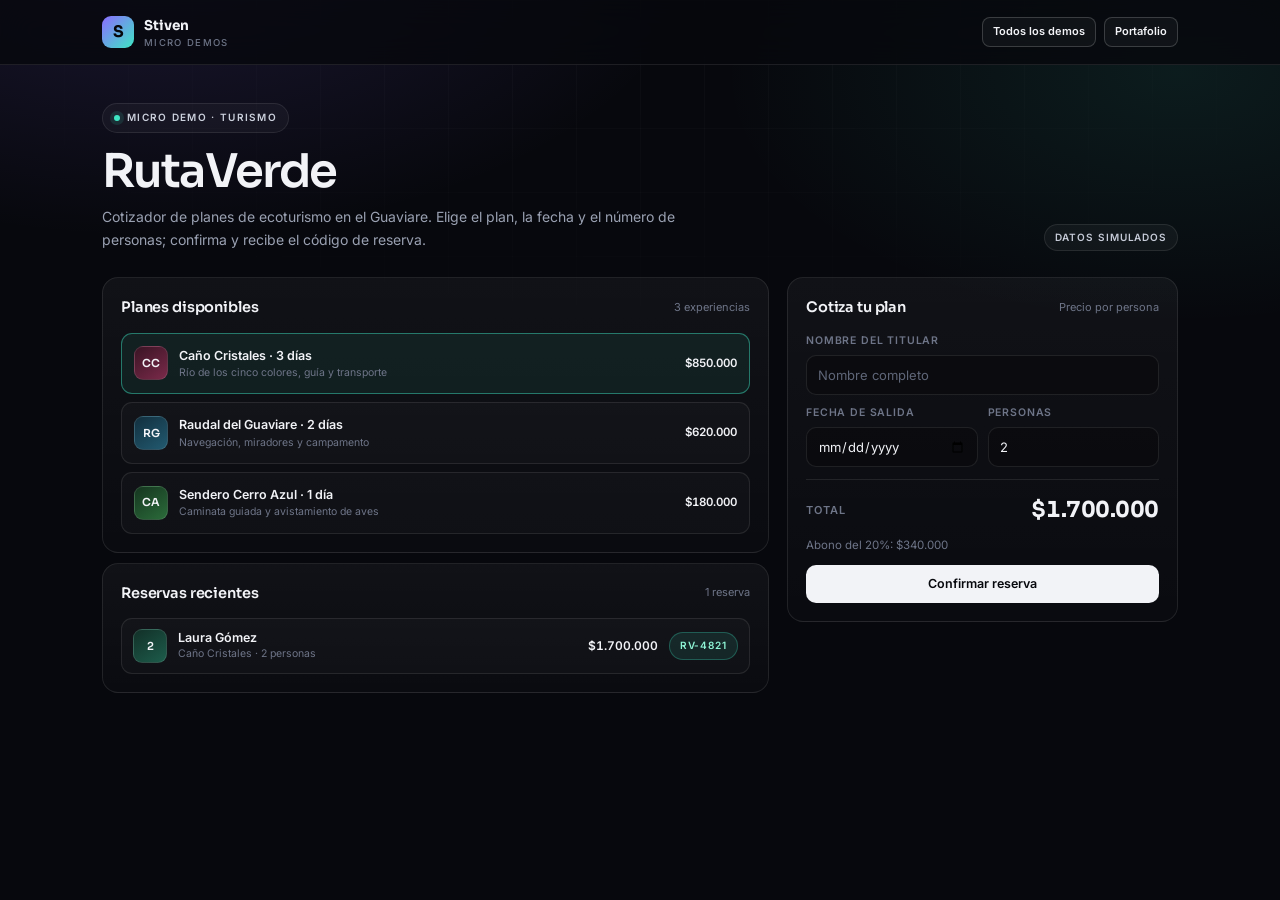
<file: micro-demos/reservas/index.html>
<!DOCTYPE html>
<html lang="es">
<head>
<meta charset="UTF-8">
<meta name="viewport" content="width=device-width, initial-scale=1.0">
<link rel="icon" href="../../favicon.svg" type="image/svg+xml">
<title>RutaVerde · Reservas · Micro demo</title>
<meta name="description" content="Micro demo de reservas de ecoturismo: planes, fecha, personas, cotización y confirmación.">
<link rel="stylesheet" href="../demo.css?v=1">
</head>
<body>
<header class="demo-top">
  <div class="demo-top-in">
    <a class="demo-brand" href="../">
      <span class="brand-mark">S</span>
      <span><strong>Stiven</strong><small>Micro demos</small></span>
    </a>
    <div class="actions">
      <a class="btn btn-sm btn-ghost hide-sm" href="../">Todos los demos</a>
      <a class="btn btn-sm btn-ghost" href="../../index.html#demos">Portafolio</a>
    </div>
  </div>
</header>

<main class="demo-wrap">
  <div class="demo-head">
    <div>
      <span class="pill"><span class="dot"></span>Micro demo · Turismo</span>
      <h1>RutaVerde</h1>
      <p>Cotizador de planes de ecoturismo en el Guaviare. Elige el plan, la fecha y el número de personas; confirma y recibe el código de reserva.</p>
    </div>
    <span class="badge">Datos simulados</span>
  </div>

  <div class="app">
    <div class="stack">
      <section class="panel">
        <div class="panel-head"><h2>Planes disponibles</h2><small>3 experiencias</small></div>
        <div class="plan-grid" id="plans"></div>
      </section>

      <section class="panel">
        <div class="panel-head"><h2>Reservas recientes</h2><small id="recent-count">1</small></div>
        <div class="list" id="recent"></div>
      </section>
    </div>

    <aside class="panel">
      <div class="panel-head"><h2>Cotiza tu plan</h2><small>Precio por persona</small></div>
      <form id="form" class="stack" autocomplete="off">
        <div class="field">
          <label for="name">Nombre del titular</label>
          <input id="name" type="text" placeholder="Nombre completo" required>
        </div>
        <div class="row">
          <div class="field">
            <label for="date">Fecha de salida</label>
            <input id="date" type="date" required>
          </div>
          <div class="field">
            <label for="people">Personas</label>
            <input id="people" type="number" min="1" max="10" value="2" required>
          </div>
        </div>
        <div class="total" style="margin-top:2px">
          <span>Total</span>
          <b id="total">$0</b>
        </div>
        <p class="micro-note" id="deposit">Abono del 20%: $0</p>
        <button class="btn btn-primary btn-block" type="submit">Confirmar reserva</button>
      </form>

      <div class="summary-box" id="summary" style="margin-top:14px" role="status" aria-live="polite">
        <h3>Reserva confirmada</h3>
        <p id="summary-text"></p>
        <div class="summary-code" id="summary-code"></div>
      </div>
    </aside>
  </div>
</main>

<div class="toast" id="toast" role="status" aria-live="polite"></div>

<script>
const plans = [
  { id: 'cano', name: 'Caño Cristales · 3 días', desc: 'Río de los cinco colores, guía y transporte', price: 850000, mark: 'CC', a: '#3a1424', b: '#7a2a4a' },
  { id: 'raudal', name: 'Raudal del Guaviare · 2 días', desc: 'Navegación, miradores y campamento', price: 620000, mark: 'RG', a: '#122f3e', b: '#225a70' },
  { id: 'sendero', name: 'Sendero Cerro Azul · 1 día', desc: 'Caminata guiada y avistamiento de aves', price: 180000, mark: 'CA', a: '#15351f', b: '#2b6b3a' }
];

const $ = id => document.getElementById(id);
const money = n => '$' + n.toLocaleString('es-CO');
let selected = 'cano';
let recent = [
  { code: 'RV-4821', name: 'Laura Gómez', plan: 'cano', people: 2, total: 1700000 }
];

$('date').min = new Date().toISOString().slice(0, 10);

function toast(msg) {
  const t = $('toast');
  t.textContent = msg;
  t.classList.add('show');
  clearTimeout(toast.timer);
  toast.timer = setTimeout(() => t.classList.remove('show'), 3200);
}

function planById(id) {
  return plans.find(p => p.id === id);
}

function updateTotal() {
  const plan = planById(selected);
  const people = Math.min(10, Math.max(1, Number($('people').value) || 1));
  const total = plan.price * people;
  $('total').textContent = money(total);
  $('deposit').textContent = 'Abono del 20%: ' + money(Math.round(total * 0.2));
}

function renderPlans() {
  $('plans').innerHTML = plans.map(p => `
    <button type="button" class="plan ${selected === p.id ? 'is-active' : ''}" data-plan="${p.id}">
      <span class="item-mark" style="--a:${p.a};--b:${p.b}">${p.mark}</span>
      <span class="plan-main"><b>${p.name}</b><small>${p.desc}</small></span>
      <span class="price">${money(p.price)}</span>
    </button>
  `).join('');
}

function renderRecent() {
  $('recent-count').textContent = recent.length + (recent.length === 1 ? ' reserva' : ' reservas');
  if (!recent.length) {
    $('recent').innerHTML = '<div class="empty">Todavía no hay reservas.</div>';
    return;
  }
  $('recent').innerHTML = recent.map(r => `
    <div class="item">
      <span class="item-mark" style="--a:#123028;--b:#1d5c4b">${r.people}</span>
      <span class="item-main"><b>${r.name}</b><small>${planById(r.plan).name.split(' · ')[0]} · ${r.people} ${r.people === 1 ? 'persona' : 'personas'}</small></span>
      <span class="price">${money(r.total)}</span>
      <span class="badge is-ok">${r.code}</span>
    </div>
  `).join('');
}

document.addEventListener('click', e => {
  const btn = e.target.closest('[data-plan]');
  if (!btn) return;
  selected = btn.dataset.plan;
  renderPlans();
  updateTotal();
  $('summary').classList.remove('is-visible');
});

$('people').addEventListener('input', updateTotal);

$('form').addEventListener('submit', e => {
  e.preventDefault();
  const name = $('name').value.trim();
  const date = $('date').value;
  const people = Math.min(10, Math.max(1, Number($('people').value) || 1));

  if (!name) return toast('Escribe el nombre del titular.');
  if (!date) return toast('Selecciona la fecha de salida.');

  const plan = planById(selected);
  const total = plan.price * people;
  const code = 'RV-' + String(Math.floor(1000 + Math.random() * 9000));
  const [y, m, d] = date.split('-');
  const niceDate = `${d}/${m}/${y}`;

  recent.unshift({ code, name, plan: selected, people, total });
  $('summary-text').textContent = `${name} · ${plan.name.split(' · ')[0]} · ${niceDate} · ${people} ${people === 1 ? 'persona' : 'personas'}.`;
  $('summary-code').textContent = `${code} · ${money(total)}`;
  $('summary').classList.add('is-visible');

  $('name').value = '';
  $('people').value = '2';
  updateTotal();
  renderRecent();
  toast(`Reserva ${code} confirmada para ${name}.`);
});

renderPlans();
updateTotal();
renderRecent();
</script>
</body>
</html>
</file>
<file: micro-demos/demo.css>
@import url('https://fonts.googleapis.com/css2?family=Inter:wght@400;500;600&family=Sora:wght@500;600;700&display=swap');

:root{
  --ink:#07080d;
  --panel:#0e1018;
  --line:rgba(255,255,255,.09);
  --line-2:rgba(255,255,255,.18);
  --text:#f2f3f7;
  --muted:#9aa1b2;
  --muted-2:#6e7588;
  --violet:#8b6cff;
  --mint:#3ee6c4;
  --amber:#ffc46b;
  --red:#ff6b7a;
  --font-d:"Sora",-apple-system,"Segoe UI",sans-serif;
  --font-b:"Inter",-apple-system,"Segoe UI",sans-serif;
  --r:16px;
}

*{margin:0;padding:0;box-sizing:border-box}
html{-webkit-text-size-adjust:100%}
body{
  font-family:var(--font-b);
  background:
    radial-gradient(900px 500px at 12% -8%,rgba(139,108,255,.16),transparent 62%),
    radial-gradient(760px 420px at 92% 8%,rgba(62,230,196,.09),transparent 60%),
    var(--ink);
  color:var(--text);
  line-height:1.55;
  min-height:100vh;
  -webkit-font-smoothing:antialiased;
}
body::before{
  content:"";
  position:fixed;
  inset:0;
  background-image:
    linear-gradient(rgba(255,255,255,.028) 1px,transparent 1px),
    linear-gradient(90deg,rgba(255,255,255,.028) 1px,transparent 1px);
  background-size:64px 64px;
  -webkit-mask-image:radial-gradient(ellipse 90% 60% at 50% 0%,#000 8%,transparent 70%);
  mask-image:radial-gradient(ellipse 90% 60% at 50% 0%,#000 8%,transparent 70%);
  pointer-events:none;
  z-index:0;
}
a{color:inherit;text-decoration:none}
button{font:inherit;color:inherit;background:none;border:0;cursor:pointer}
:focus-visible{outline:2px solid var(--mint);outline-offset:2px;border-radius:8px}
::selection{background:var(--violet);color:#fff}

.demo-top{
  position:sticky;
  top:0;
  z-index:30;
  background:rgba(7,8,13,.8);
  -webkit-backdrop-filter:blur(16px);
  backdrop-filter:blur(16px);
  border-bottom:1px solid var(--line);
}
.demo-top-in{
  max-width:1120px;
  margin:0 auto;
  padding:0 22px;
  height:64px;
  display:flex;
  align-items:center;
  justify-content:space-between;
  gap:16px;
}
.demo-brand{display:flex;align-items:center;gap:10px;font-family:var(--font-d);font-weight:600;font-size:13.5px}
.brand-mark{
  width:32px;height:32px;
  display:grid;place-items:center;
  border-radius:9px;
  background:linear-gradient(135deg,var(--violet),var(--mint));
  color:#06070b;
  font-size:16px;
  font-weight:700;
  flex:none;
}
.demo-brand small{
  display:block;
  font-family:var(--font-b);
  font-size:9.5px;
  letter-spacing:.14em;
  text-transform:uppercase;
  color:var(--muted-2);
  font-weight:500;
  line-height:1.2;
}
.demo-top .actions{display:flex;align-items:center;gap:8px}

.demo-wrap{
  max-width:1120px;
  margin:0 auto;
  padding:38px 22px 70px;
  position:relative;
  z-index:1;
}
.demo-head{
  display:flex;
  align-items:flex-end;
  justify-content:space-between;
  gap:26px;
  margin-bottom:26px;
}
.demo-head > div{min-width:0}
.pill{
  display:inline-flex;
  align-items:center;
  gap:7px;
  font-size:10px;
  font-weight:600;
  letter-spacing:.13em;
  text-transform:uppercase;
  color:#ccd1dd;
  border:1px solid var(--line);
  background:rgba(255,255,255,.035);
  border-radius:999px;
  padding:6px 11px;
}
.pill .dot{width:6px;height:6px;border-radius:50%;background:var(--mint);box-shadow:0 0 0 4px rgba(62,230,196,.12)}
h1{
  font-family:var(--font-d);
  font-size:clamp(2rem,4.2vw,2.9rem);
  line-height:1.04;
  letter-spacing:-.04em;
  font-weight:600;
  margin:14px 0 10px;
}
.demo-head p{color:var(--muted);font-size:14px;max-width:580px;line-height:1.65}
.badge{
  display:inline-flex;
  align-items:center;
  gap:6px;
  font-size:10px;
  font-weight:600;
  letter-spacing:.09em;
  text-transform:uppercase;
  color:#c6cbd8;
  border:1px solid var(--line);
  background:rgba(255,255,255,.04);
  border-radius:999px;
  padding:5px 10px;
  white-space:nowrap;
}
.badge.is-ok{color:#8ff5d6;background:rgba(62,230,196,.1);border-color:rgba(62,230,196,.28)}
.badge.is-warn{color:#ffd79b;background:rgba(255,196,107,.1);border-color:rgba(255,196,107,.28)}
.badge.is-bad{color:#ffa7b1;background:rgba(255,107,122,.1);border-color:rgba(255,107,122,.28)}

.app{display:grid;grid-template-columns:1.45fr .85fr;gap:18px;align-items:start}
.app > *{min-width:0}
.app-2{grid-template-columns:1fr 1fr}
.app-wide{grid-template-columns:1fr}

.panel{
  border:1px solid var(--line);
  border-radius:var(--r);
  background:linear-gradient(180deg,rgba(255,255,255,.045),rgba(255,255,255,.016));
  padding:18px;
  min-width:0;
}
.panel-head{display:flex;align-items:center;justify-content:space-between;gap:12px;margin-bottom:14px}
.panel-head h2{font-family:var(--font-d);font-size:14.5px;font-weight:600;letter-spacing:-.01em}
.panel-head small{font-size:11px;color:var(--muted-2);white-space:nowrap}

.btn{
  display:inline-flex;
  align-items:center;
  justify-content:center;
  gap:7px;
  height:38px;
  padding:0 15px;
  border-radius:10px;
  border:1px solid transparent;
  font-size:12.5px;
  font-weight:600;
  white-space:nowrap;
  transition:transform .18s ease,background .18s ease,border-color .18s ease,color .18s ease;
}
.btn:hover{transform:translateY(-1px)}
.btn-primary{background:var(--text);color:#07080d}
.btn-primary:hover{background:#fff}
.btn-ghost{border-color:var(--line-2);background:rgba(255,255,255,.04);color:var(--text)}
.btn-ghost:hover{background:rgba(255,255,255,.08);border-color:rgba(255,255,255,.3)}
.btn-soft{background:rgba(139,108,255,.14);border-color:rgba(139,108,255,.32);color:#d7ceff}
.btn-soft:hover{background:rgba(139,108,255,.22)}
.btn-danger{background:rgba(255,107,122,.12);border-color:rgba(255,107,122,.3);color:#ffb3bc}
.btn-sm{height:30px;padding:0 10px;font-size:11px;border-radius:8px}
.btn-block{width:100%}

.field{display:flex;flex-direction:column;gap:6px}
.field label{font-size:10.5px;font-weight:600;letter-spacing:.08em;text-transform:uppercase;color:var(--muted-2)}
.field input,.field select{
  height:40px;
  width:100%;
  border-radius:10px;
  border:1px solid var(--line);
  background:rgba(0,0,0,.24);
  color:var(--text);
  padding:0 11px;
  font:inherit;
  font-size:13px;
  outline:none;
  transition:border-color .18s ease,background .18s ease;
}
.field input:focus,.field select:focus{border-color:rgba(62,230,196,.55);background:rgba(0,0,0,.34)}
.field input::placeholder{color:#5f6678}
.field select option{background:#10131d;color:var(--text)}
.row{display:grid;grid-template-columns:1fr 1fr;gap:10px}
.stack{display:flex;flex-direction:column;gap:10px}

.stat-grid{display:grid;grid-template-columns:repeat(3,1fr);gap:9px}
.stat{
  border:1px solid var(--line);
  border-radius:12px;
  background:rgba(255,255,255,.03);
  padding:12px;
  min-width:0;
}
.stat b{display:block;font-family:var(--font-d);font-size:20px;letter-spacing:-.02em;line-height:1.2;font-variant-numeric:tabular-nums}
.stat span{display:block;font-size:9.5px;letter-spacing:.08em;text-transform:uppercase;color:var(--muted-2);margin-top:2px}

.list{display:flex;flex-direction:column;gap:8px}
.item{
  display:flex;
  align-items:center;
  gap:11px;
  padding:10px 11px;
  border:1px solid var(--line);
  border-radius:11px;
  background:rgba(255,255,255,.025);
  min-width:0;
}
.item-mark{
  width:34px;height:34px;
  border-radius:9px;
  display:grid;place-items:center;
  font-family:var(--font-d);
  font-size:11px;
  font-weight:600;
  background:linear-gradient(145deg,var(--a,#2a2350),var(--b,#171327));
  border:1px solid rgba(255,255,255,.12);
  flex:none;
}
.item-main{flex:1;min-width:0}
.item-main b{display:block;font-size:12.5px;font-weight:600;line-height:1.35}
.item-main small{display:block;font-size:10.5px;color:var(--muted-2);line-height:1.4;white-space:nowrap;overflow:hidden;text-overflow:ellipsis}
.price{font-size:12px;font-weight:600;font-variant-numeric:tabular-nums;white-space:nowrap}

.product-grid{display:grid;grid-template-columns:1fr 1fr;gap:8px}
.product{
  display:flex;
  align-items:center;
  gap:10px;
  text-align:left;
  padding:10px;
  border:1px solid var(--line);
  border-radius:11px;
  background:rgba(255,255,255,.025);
  transition:border-color .18s ease,background .18s ease,transform .18s ease;
  min-width:0;
}
.product:hover{border-color:rgba(62,230,196,.35);background:rgba(255,255,255,.05);transform:translateY(-1px)}
.product .item-main b{font-size:12px}
.product .price{font-size:11.5px;color:#d9dde8}

.qty{display:flex;align-items:center;gap:2px;border:1px solid var(--line);border-radius:999px;padding:2px;flex:none}
.qty button{width:23px;height:23px;border-radius:50%;display:grid;place-items:center;font-size:14px;line-height:1;color:var(--muted)}
.qty button:hover{background:rgba(255,255,255,.1);color:var(--text)}
.qty span{min-width:18px;text-align:center;font-size:11.5px;font-variant-numeric:tabular-nums}
.qty-only{font-size:11px;color:var(--muted-2)}

.total{display:flex;align-items:center;justify-content:space-between;gap:12px;border-top:1px solid var(--line);padding-top:13px;margin-top:13px}
.total span{font-size:11px;text-transform:uppercase;letter-spacing:.09em;color:var(--muted-2);font-weight:600}
.total b{font-family:var(--font-d);font-size:22px;letter-spacing:-.02em;font-variant-numeric:tabular-nums}
.micro-note{font-size:11.5px;color:var(--muted-2);line-height:1.55}
.empty{padding:22px 14px;text-align:center;color:var(--muted-2);font-size:12px;border:1px dashed var(--line);border-radius:11px}

.state-group{display:flex;gap:4px;flex:none}
.state{
  height:27px;
  padding:0 9px;
  border-radius:7px;
  border:1px solid var(--line);
  background:rgba(255,255,255,.03);
  color:var(--muted);
  font-size:10.5px;
  font-weight:600;
  transition:all .16s ease;
}
.state:hover{border-color:var(--line-2);color:var(--text)}
.state.is-presente{background:rgba(62,230,196,.15);border-color:rgba(62,230,196,.4);color:#8ff5d6}
.state.is-ausente{background:rgba(255,107,122,.14);border-color:rgba(255,107,122,.38);color:#ffa7b1}
.state.is-tarde{background:rgba(255,196,107,.14);border-color:rgba(255,196,107,.38);color:#ffd79b}

.table-wrap{overflow-x:auto;margin:0 -4px}
table{width:100%;border-collapse:collapse;font-size:12.5px}
th{
  text-align:left;
  font-size:9.5px;
  letter-spacing:.1em;
  text-transform:uppercase;
  color:var(--muted-2);
  padding:8px 10px;
  border-bottom:1px solid var(--line);
  font-weight:600;
  white-space:nowrap;
}
td{padding:11px 10px;border-bottom:1px solid rgba(255,255,255,.05);white-space:nowrap}
tr:last-child td{border-bottom:0}
td b{font-weight:600}
.actions-cell{display:flex;gap:5px;justify-content:flex-end}
.icon-btn{
  width:28px;height:28px;
  display:grid;place-items:center;
  border-radius:8px;
  border:1px solid var(--line);
  background:rgba(255,255,255,.03);
  color:var(--muted);
  font-size:14px;
  line-height:1;
  transition:all .16s ease;
}
.icon-btn:hover{border-color:var(--line-2);color:var(--text);background:rgba(255,255,255,.08)}
.icon-btn:disabled{opacity:.35;cursor:not-allowed}

.search{position:relative}
.search input{padding-left:34px}
.search svg{position:absolute;left:11px;top:50%;transform:translateY(-50%);width:14px;height:14px;stroke:var(--muted-2);pointer-events:none}

.slots{display:grid;grid-template-columns:repeat(3,1fr);gap:6px}
.slot{
  height:34px;
  border-radius:8px;
  border:1px solid var(--line);
  background:rgba(255,255,255,.03);
  color:var(--text);
  font-size:11.5px;
  font-weight:500;
  transition:all .16s ease;
}
.slot:hover:not(:disabled){border-color:rgba(62,230,196,.4);background:rgba(62,230,196,.08)}
.slot.is-active{background:rgba(139,108,255,.22);border-color:rgba(139,108,255,.55);color:#e3dcff}
.slot:disabled{opacity:.28;cursor:not-allowed;text-decoration:line-through}

.order-grid{display:grid;grid-template-columns:repeat(3,1fr);gap:10px}
.order-card{border:1px solid var(--line);border-radius:12px;background:rgba(255,255,255,.03);padding:13px;display:flex;flex-direction:column;gap:8px}
.order-top{display:flex;align-items:center;justify-content:space-between;gap:8px}
.order-top b{font-family:var(--font-d);font-size:13px;font-weight:600}
.order-items{font-size:11.5px;color:var(--muted);line-height:1.55;flex:1}
.order-items span{display:block}
.order-foot{display:flex;align-items:center;justify-content:space-between;gap:8px;border-top:1px solid var(--line);padding-top:9px}
.order-foot small{font-size:10px;color:var(--muted-2);letter-spacing:.05em}

.plan-grid{display:flex;flex-direction:column;gap:8px}
.plan{
  display:flex;
  align-items:center;
  gap:11px;
  text-align:left;
  padding:12px;
  border:1px solid var(--line);
  border-radius:11px;
  background:rgba(255,255,255,.025);
  transition:all .18s ease;
}
.plan:hover{border-color:var(--line-2);background:rgba(255,255,255,.05)}
.plan.is-active{border-color:rgba(62,230,196,.45);background:rgba(62,230,196,.07)}
.plan-main{flex:1;min-width:0}
.plan-main b{display:block;font-size:12.5px;font-weight:600}
.plan-main small{display:block;font-size:10.5px;color:var(--muted-2)}
.plan .price{font-size:11.5px}

.summary-box{border:1px solid rgba(62,230,196,.3);background:rgba(62,230,196,.06);border-radius:12px;padding:13px;display:none}
.summary-box.is-visible{display:block}
.summary-box h3{font-family:var(--font-d);font-size:13.5px;font-weight:600;margin-bottom:4px}
.summary-box p{font-size:11.5px;color:var(--muted);line-height:1.6}
.summary-code{font-family:var(--font-d);font-size:18px;letter-spacing:.06em;color:#9ffbe4;margin-top:6px}

.toast{
  position:fixed;
  left:50%;
  bottom:26px;
  transform:translate(-50%,18px);
  z-index:60;
  max-width:calc(100vw - 36px);
  background:#141824;
  border:1px solid rgba(62,230,196,.35);
  color:#e9fff9;
  border-radius:12px;
  padding:11px 16px;
  font-size:12.5px;
  line-height:1.4;
  box-shadow:0 18px 44px rgba(0,0,0,.55);
  opacity:0;
  pointer-events:none;
  transition:opacity .25s ease,transform .25s ease;
}
.toast.show{opacity:1;transform:translate(-50%,0)}

.hub-hero{padding:14px 0 34px}
.hub-hero h1{max-width:760px}
.hub-hero p{max-width:620px}
.hub-grid{display:grid;grid-template-columns:repeat(3,1fr);gap:14px}
.hub-card{
  display:flex;
  flex-direction:column;
  gap:11px;
  padding:18px;
  border:1px solid var(--line);
  border-radius:var(--r);
  background:linear-gradient(180deg,rgba(255,255,255,.045),rgba(255,255,255,.016));
  transition:transform .22s ease,border-color .22s ease,background .22s ease;
}
.hub-card:hover{transform:translateY(-3px);border-color:rgba(255,255,255,.22);background:linear-gradient(180deg,rgba(255,255,255,.07),rgba(255,255,255,.02))}
.hub-top{display:flex;align-items:center;justify-content:space-between;gap:10px}
.hub-card h2{font-family:var(--font-d);font-size:16px;font-weight:600;letter-spacing:-.02em;line-height:1.3}
.hub-card p{font-size:12.5px;color:var(--muted);line-height:1.6;flex:1}
.hub-tags{display:flex;flex-wrap:wrap;gap:5px;list-style:none}
.hub-tags li{font-size:10px;color:#b9bfcd;border:1px solid var(--line);background:rgba(255,255,255,.04);border-radius:6px;padding:3px 7px}
.hub-open{display:flex;align-items:center;justify-content:space-between;gap:8px;border-top:1px solid var(--line);padding-top:11px;font-size:11.5px;font-weight:600;color:var(--text)}
.hub-open span{color:var(--mint)}

@media (max-width:900px){
  .app{grid-template-columns:minmax(0,1fr)}
  .order-grid{grid-template-columns:1fr 1fr}
  .hub-grid{grid-template-columns:1fr 1fr}
}
@media (max-width:640px){
  .demo-wrap{padding:28px 16px 56px}
  .demo-top-in{padding:0 16px;height:60px}
  .demo-head{flex-direction:column;align-items:flex-start;gap:14px}
  .product-grid{grid-template-columns:1fr}
  .row{grid-template-columns:1fr}
  .stat-grid{grid-template-columns:1fr 1fr}
  .slots{grid-template-columns:repeat(3,1fr)}
  .order-grid{grid-template-columns:1fr}
  .hub-grid{grid-template-columns:1fr}
  .demo-top .actions .hide-sm{display:none}
  .item-mark{width:30px;height:30px;font-size:10px}
  .state-group .state{padding:0 7px;font-size:10px}
  td,th{padding:9px 8px}
}
</file>
